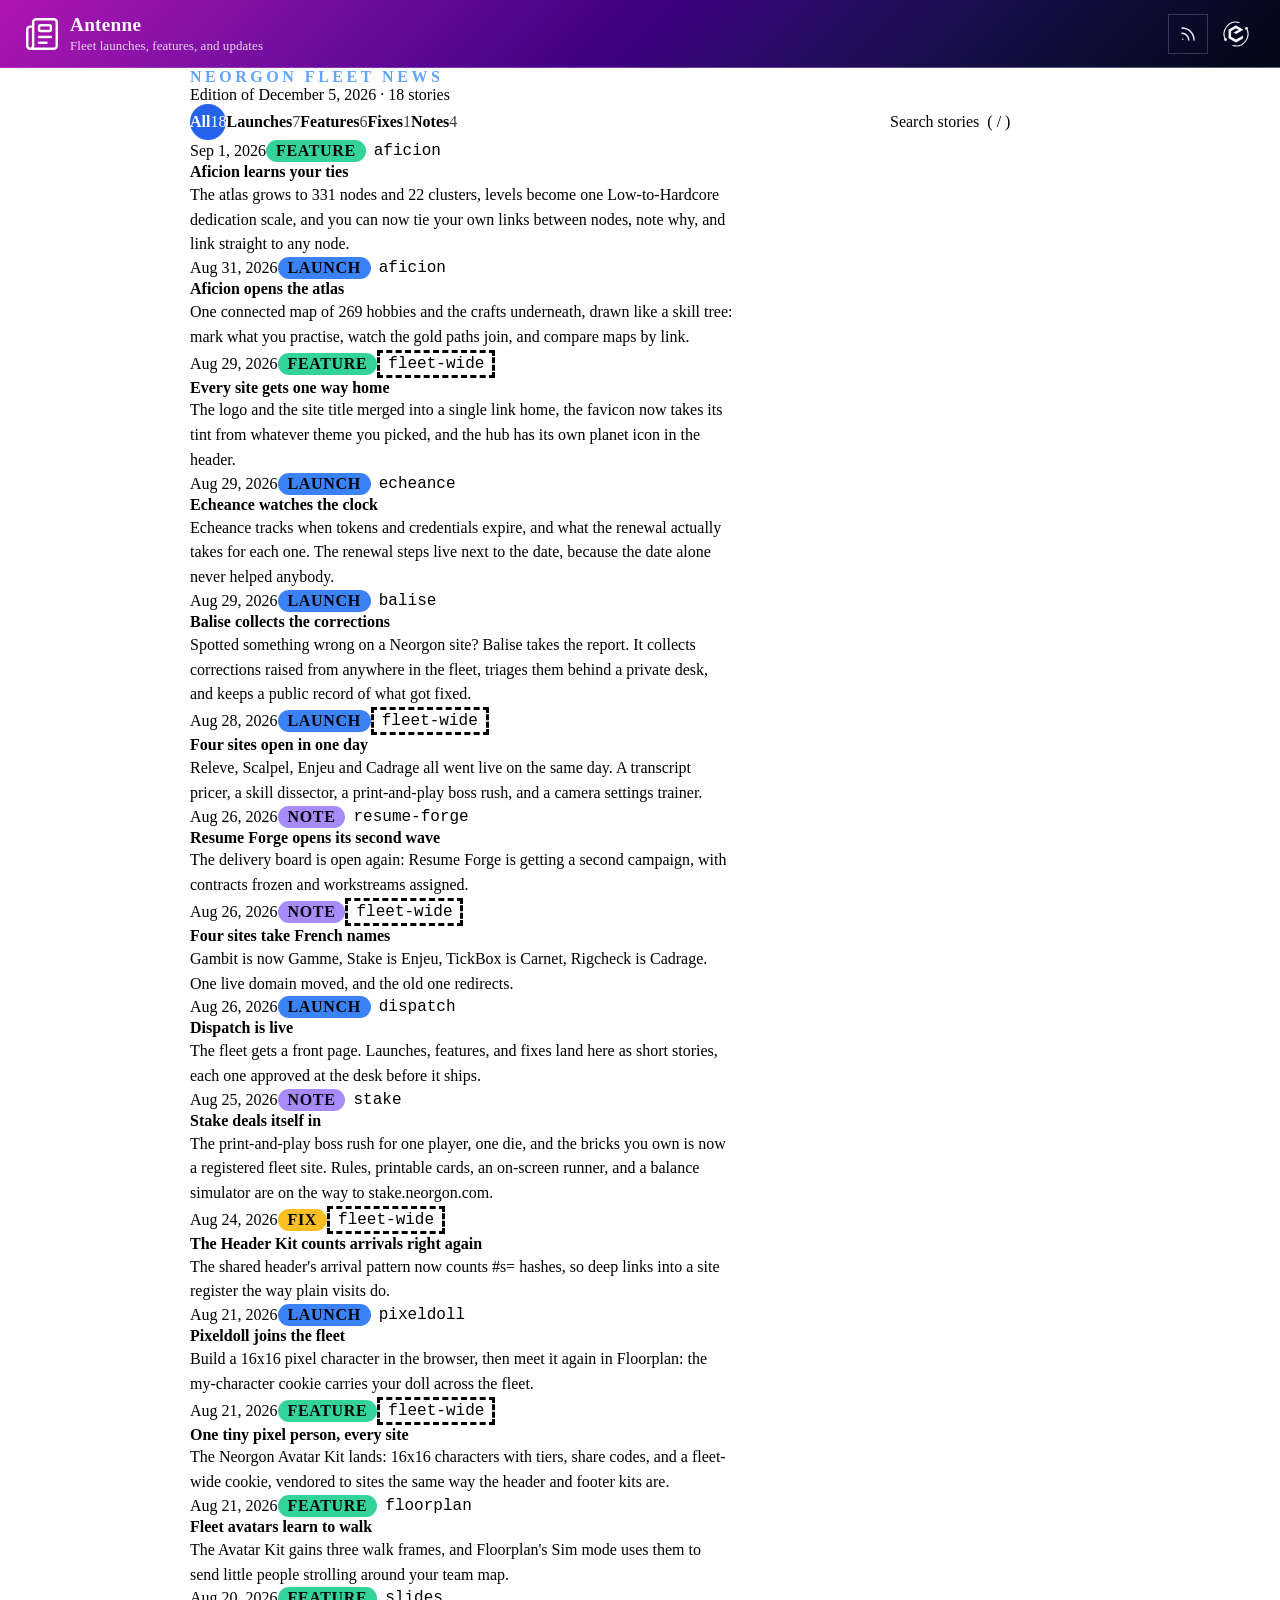
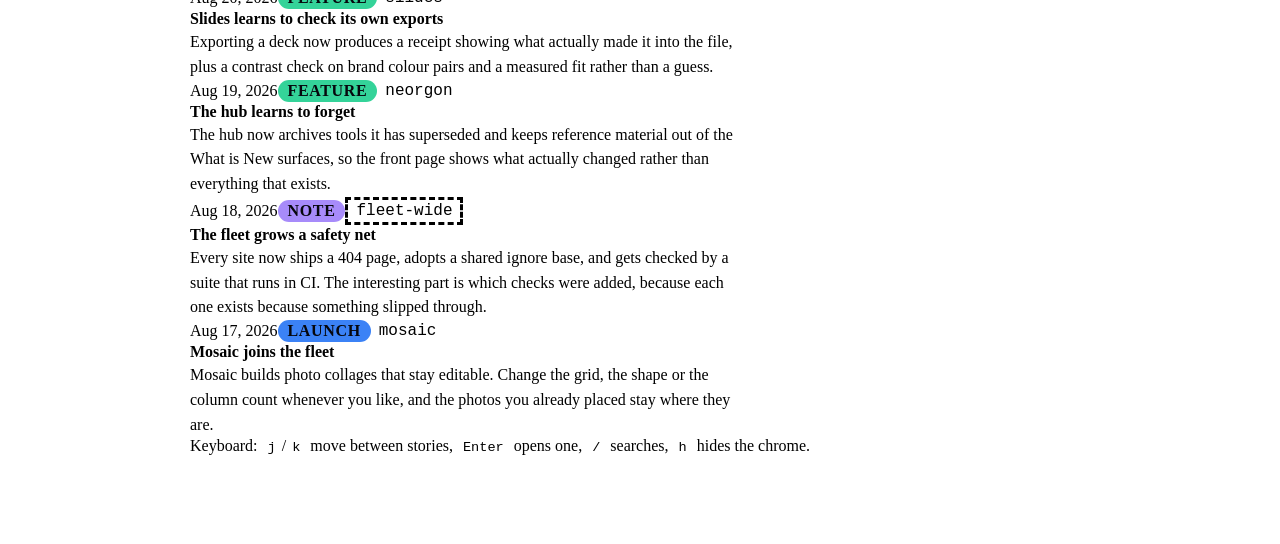
<file: index.html>
<!DOCTYPE html>
<html lang="en">
<head>
  <meta charset="UTF-8">
  <meta name="viewport" content="width=device-width, initial-scale=1.0">
  <link rel="icon" type="image/svg+xml" href="/favicon.svg">
  <link rel="icon" type="image/x-icon" href="/favicon.ico" sizes="16x16 32x32 48x48">
  <link rel="apple-touch-icon" sizes="180x180" href="/apple-touch-icon.png">
  <meta name="apple-mobile-web-app-title" content="Antenne">
  <link rel="manifest" href="/site.webmanifest">
  <meta name="neo-mark" content="on">
  <meta http-equiv="Content-Security-Policy" content="default-src 'self'; base-uri 'self'; form-action 'self'; script-src 'self' 'unsafe-inline'; style-src 'self' 'unsafe-inline' https://cdn.neorgon.org https://fonts.googleapis.com; font-src 'self' https://fonts.gstatic.com; img-src 'self' data: https://cdn.neorgon.org; connect-src 'self'; upgrade-insecure-requests">
  <title>Antenne | Neorgon Fleet News</title>
  <meta name="description" content="Read what shipped across the Neorgon fleet: launches, features, and fixes, drafted from real work logs and approved at the desk before publishing">
  <meta property="og:title" content="Antenne: Neorgon Fleet News">
  <meta property="og:description" content="What shipped across the fleet, approved at the desk">
  <meta property="og:type" content="website">
  <meta property="og:url" content="https://dispatch.neorgon.com/">
  <meta property="og:site_name" content="Neorgon">
  <meta name="twitter:card" content="summary_large_image">
  <meta name="twitter:title" content="Antenne: Neorgon Fleet News">
  <meta name="twitter:description" content="What shipped across the fleet, approved at the desk">
  <meta name="robots" content="index, follow">
  <link rel="canonical" href="https://dispatch.neorgon.com/">
  <meta property="og:locale" content="en_US">
  <meta name="theme-color" content="#040714">
  <meta property="og:image" content="https://dispatch.neorgon.com/og-preview.jpg">
  <meta property="og:image:width" content="1200">
  <meta property="og:image:height" content="630">
  <meta property="og:image:alt" content="Antenne">
  <meta name="twitter:image" content="https://dispatch.neorgon.com/og-preview.jpg">
  <meta name="neo-repo" content="https://github.com/energon-a-secas/dispatch-site">
  <meta name="neo-version" content="1.0.0">
  <meta name="neo-updated" content="Aug 2026">
  <link rel="alternate" type="application/rss+xml" title="Antenne: Neorgon fleet news" href="https://dispatch.neorgon.com/feed.xml">
  <!-- Fleet design tokens: canonical, do not redeclare locally (PROJECTS.md section 5) -->
  <link rel="stylesheet" href="https://cdn.neorgon.org/v1.0.0/styles/base.css">
  <link rel="stylesheet" href="css/style.css">
  <!-- NeoKeys Kit (vendored): H chrome toggle + ? sheet, initialised from
       js/app.js so the embed never binds it. The guard applies a
       cookie-hidden chrome before first paint. -->
  <script>try{document.documentElement.dataset.chromeScope='full';if(/(?:^|;\s*)neo_chrome=off/.test(document.cookie))document.documentElement.dataset.chrome='off'}catch(e){}</script>
  <link rel="stylesheet" href="css/neorgon-keys.css">
  <!-- Neorgon Header Kit (vendored; ?header=live swaps CSS to CDN). Keep after style.css. The kit owns the header. -->
  <script>(function(){var m=location.search.match(/[?&]theme=([\w-]+)/)||document.cookie.match(/(?:^|;\s*)neo_theme=([\w-]+)/);if(m&&m[1]!=='default')document.documentElement.dataset.theme=decodeURIComponent(m[1]);})();</script>
  <link rel="stylesheet" href="css/neorgon-header.css">
  <link rel="stylesheet" href="css/neorgon-themes.css">
  <link rel="stylesheet" href="https://cdn.neorgon.org/v1.0.0/header/season.css">
  <script defer src="js/neorgon-header.js"></script>
  <!-- Neorgon Footer Kit (vendored). Pins the footer to the viewport floor on short
       pages and builds the meta bar + back-to-top. -->
  <link rel="stylesheet" href="css/neorgon-footer.css">
  <script defer src="js/neorgon-footer.js"></script>
  <script type="application/ld+json">
  {
    "@context": "https://schema.org",
    "@type": "WebApplication",
    "name": "Antenne",
    "description": "Read what shipped across the Neorgon fleet: launches, features, and fixes, drafted from real work logs and approved at the desk before publishing",
    "url": "https://dispatch.neorgon.com/",
    "applicationCategory": "NewsApplication",
    "operatingSystem": "Any",
    "offers": { "@type": "Offer", "price": "0", "priceCurrency": "USD" },
    "author": { "@type": "Organization", "name": "Neorgon", "url": "https://neorgon.com/" }
  }
  </script>
</head>
<body>

  <a class="skip-link" href="#main">Skip to content</a>

  <!-- Header Kit contract. content mode + opt-in autohide: the bar slides away
       while you read down the feed and returns on the first scroll up. -->
  <header class="header-bar" data-header-mode="content" data-header-autohide="on">
    <div class="header-logo">
      <a href="./" class="header-title-link">
        <img src="https://cdn.neorgon.org/v1.0.0/energon-classic-logo.png" class="header-logo-img" alt="">
        <div class="header-title-wrap">
        <h1>Antenne</h1>
        <div class="header-subtitle">Fleet launches, features, and updates</div>
      
        </div>
      </a>
    </div>

    <div class="header-right">
      <div class="header-actions">
        <a class="btn btn--ghost btn--sm" href="feed.xml" title="RSS feed" aria-label="RSS feed" data-keep-mobile>
          <svg viewBox="0 0 24 24" width="18" height="18" fill="none" stroke="currentColor" stroke-width="2" stroke-linecap="round" xmlns="http://www.w3.org/2000/svg" aria-hidden="true">
            <path d="M4 11a9 9 0 0 1 9 9"/>
            <path d="M4 4a16 16 0 0 1 16 16"/>
            <circle cx="5" cy="19" r="1" fill="currentColor" stroke="none"/>
          </svg>
        </a>
      </div>
      <a class="header-home" href="https://neorgon.com/" title="neorgon.com" aria-label="Neorgon home">
        <svg class="nh-hub-icon" viewBox="0 0 24 24" fill="none" stroke="currentColor" stroke-width="1.5" stroke-linecap="round" stroke-linejoin="round" xmlns="http://www.w3.org/2000/svg" aria-hidden="true">
          <circle cx="12" cy="12" r="4.4"/>
          <ellipse cx="12" cy="12" rx="8.4" ry="3" transform="rotate(-18 12 12)"/>
          <g class="nh-orbit">
            <path d="M17.5 4.2 14.2 2.7l.9 1.4-.6 1.1z" fill="currentColor" stroke="none"/>
            <circle cx="12.6" cy="3" r=".7" fill="currentColor" stroke="none" opacity=".55"/>
            <circle cx="11.1" cy="3.3" r=".55" fill="currentColor" stroke="none" opacity=".35"/>
            <circle cx="9.8" cy="3.7" r=".4" fill="currentColor" stroke="none" opacity=".2"/>
          </g>
        </svg>
      </a>
    </div>
  </header>

  <main id="main">
    <div class="container stack">
      <section class="section" aria-label="Fleet news feed">
        <div class="masthead">
          <p class="masthead__kicker">Neorgon fleet news</p>
          <p class="masthead__edition" id="editionLine"><!-- gen:edition -->Edition of September 1, 2026 · 18 stories<!-- /gen:edition --></p>
        </div>

        <div class="feed-controls">
          <div class="chips" id="feedChips" role="group" aria-label="Filter stories by kind"><!-- gen:chips --><button type="button" class="chip chip--active" data-filter="all" aria-pressed="true">All <span class="chip__count">18</span></button><button type="button" class="chip" data-filter="launch" aria-pressed="false">Launches <span class="chip__count">7</span></button><button type="button" class="chip" data-filter="feature" aria-pressed="false">Features <span class="chip__count">6</span></button><button type="button" class="chip" data-filter="fix" aria-pressed="false">Fixes <span class="chip__count">1</span></button><button type="button" class="chip" data-filter="note" aria-pressed="false">Notes <span class="chip__count">4</span></button><!-- /gen:chips --></div>
          <input type="search" id="feedSearch" class="feed-search" placeholder="Search stories  ( / )" aria-label="Search stories">
        </div>

        <div class="feed stack stack--tight" id="feed"><!-- gen:feed --><article class="post card post--hero" data-id="2026-09-01-aficion-learns-your-ties" id="post-2026-09-01-aficion-learns-your-ties"><div class="post__meta"><time datetime="2026-09-01">Sep 1, 2026</time><span class="badge badge--feature">Feature</span><span class="post__site">aficion</span></div><h3 class="post__title"><button type="button" class="post__toggle" data-id="2026-09-01-aficion-learns-your-ties" aria-expanded="false">Aficion learns your ties</button></h3><p class="post__summary">The atlas grows to 331 nodes and 22 clusters, levels become one Low-to-Hardcore dedication scale, and you can now tie your own links between nodes, note why, and link straight to any node.</p><div class="post__body" hidden><p>One day after launch, the atlas reorganised itself. The nine crafts now orbit the hub at the centre instead of arcing along the bottom, every cluster carries its own hue, and four new families joined the map: Reading and Books, Gardening, Cooking and Food, and Outdoors, alongside the JRPGs a search once missed. A five-step tour greets first visits, a Layers control steps back to the anchors, and focusing a cluster dims everything but one family and the crafts under it.</p><p>Levels became one scale. Instead of per-hobby ladders, every node takes a dedication from Low to Hardcore, measured in time rather than talent, set from a right-click menu that also marks, centres and drills. Marked nodes wear their dedication as gold quarter-arcs; Hardcore closes the ring.</p><p>And the map now takes your word for it: right-click a node, link from there, and a dashed gold tie joins two things the corpus never connected, with a note saying why and an undo beside it. Ties travel in share links, merge into routing so tied islands stop being offered bridges, and every node now has an address you can copy and send.</p><div class="post__links"><a class="btn btn--ghost btn--sm" href="https://aficion.neorgon.com/" target="_blank" rel="noopener noreferrer">Open the atlas ↗</a></div></div></article><article class="post card" data-id="2026-08-31-aficion-opens-the-atlas" id="post-2026-08-31-aficion-opens-the-atlas"><div class="post__meta"><time datetime="2026-08-31">Aug 31, 2026</time><span class="badge badge--launch">Launch</span><span class="post__site">aficion</span></div><h3 class="post__title"><button type="button" class="post__toggle" data-id="2026-08-31-aficion-opens-the-atlas" aria-expanded="false">Aficion opens the atlas</button></h3><p class="post__summary">One connected map of 269 hobbies and the crafts underneath, drawn like a skill tree: mark what you practise, watch the gold paths join, and compare maps by link.</p><div class="post__body" hidden><p>Aficion is a constellation atlas of hobbies: 269 nodes across 18 clusters, joined by 566 typed edges that say why two things sit together. A mesh node is an ESP32 wearing a LoRa radio; the same airbrush weathers a costume chest piece and a thumb-sized tank.</p><p>Mark what you practise and the map answers: gold paths between your own nodes, one-step-away suggestions justified by shared gear, and nine curated builds that put an ambitious project's steps in dependency order. The character sheet folds it all into a six-domain radar with earned titles, and a whole map shares as a link that never touches a server.</p><p>First visits open on Bench and Shelf, an example map to explore. Clear my map starts your own.</p><div class="post__links"><a class="btn btn--ghost btn--sm" href="https://aficion.neorgon.com/" target="_blank" rel="noopener noreferrer">Open the atlas ↗</a></div></div></article><article class="post card" data-id="2026-08-29-one-way-home" id="post-2026-08-29-one-way-home"><div class="post__meta"><time datetime="2026-08-29">Aug 29, 2026</time><span class="badge badge--feature">Feature</span><span class="post__site post__site--fleet">fleet-wide</span></div><h3 class="post__title"><button type="button" class="post__toggle" data-id="2026-08-29-one-way-home" aria-expanded="false">Every site gets one way home</button></h3><p class="post__summary">The logo and the site title merged into a single link home, the favicon now takes its tint from whatever theme you picked, and the hub has its own planet icon in the header.</p><div class="post__body" hidden><p>Two clickable things sitting next to each other and going to the same place is a small daily annoyance. The header kit now merges the logo and the title into one link, which also gives the fleet a bigger target on a phone.</p><p>The favicon follows your chosen theme rather than staying fixed, so a tab you left open in one palette still looks like the site you set up. Sites can also opt into a source link in the header, for the ones whose code is worth reading.</p></div></article><article class="post card" data-id="2026-08-29-echeance-watches-the-clock" id="post-2026-08-29-echeance-watches-the-clock"><div class="post__meta"><time datetime="2026-08-29">Aug 29, 2026</time><span class="badge badge--launch">Launch</span><span class="post__site">echeance</span></div><h3 class="post__title"><button type="button" class="post__toggle" data-id="2026-08-29-echeance-watches-the-clock" aria-expanded="false">Echeance watches the clock</button></h3><p class="post__summary">Echeance tracks when tokens and credentials expire, and what the renewal actually takes for each one. The renewal steps live next to the date, because the date alone never helped anybody.</p><div class="post__body" hidden><p>An expiry date on its own tells you that something is about to break, not what to do about it. Echeance keeps the renewal steps beside the date for each credential, so the reminder arrives with its own instructions.</p><p>It is live now.</p><div class="post__links"><a class="btn btn--ghost btn--sm" href="https://echeance.neorgon.com/" target="_blank" rel="noopener noreferrer">Open Echeance ↗</a></div></div></article><article class="post card" data-id="2026-08-29-balise-collects-the-corrections" id="post-2026-08-29-balise-collects-the-corrections"><div class="post__meta"><time datetime="2026-08-29">Aug 29, 2026</time><span class="badge badge--launch">Launch</span><span class="post__site">balise</span></div><h3 class="post__title"><button type="button" class="post__toggle" data-id="2026-08-29-balise-collects-the-corrections" aria-expanded="false">Balise collects the corrections</button></h3><p class="post__summary">Spotted something wrong on a Neorgon site? Balise takes the report. It collects corrections raised from anywhere in the fleet, triages them behind a private desk, and keeps a public record of what got fixed.</p><div class="post__body" hidden><p>Every site in the fleet can now raise a correction, and they all land in one place. Balise sorts them behind a review desk that only the operator sees, and publishes the outcome, so a report you send does not vanish into a form.</p><p>The public half is the point. What got fixed is a matter of record rather than a claim.</p><div class="post__links"><a class="btn btn--ghost btn--sm" href="https://balise.neorgon.com/" target="_blank" rel="noopener noreferrer">Open Balise ↗</a></div></div></article><article class="post card" data-id="2026-08-28-four-open-in-one-day" id="post-2026-08-28-four-open-in-one-day"><div class="post__meta"><time datetime="2026-08-28">Aug 28, 2026</time><span class="badge badge--launch">Launch</span><span class="post__site post__site--fleet">fleet-wide</span></div><h3 class="post__title"><button type="button" class="post__toggle" data-id="2026-08-28-four-open-in-one-day" aria-expanded="false">Four sites open in one day</button></h3><p class="post__summary">Releve, Scalpel, Enjeu and Cadrage all went live on the same day. A transcript pricer, a skill dissector, a print-and-play boss rush, and a camera settings trainer.</p><div class="post__body" hidden><p>Releve prices your Claude Code transcripts at real API rates. Scalpel takes a skill apart from a zip or a pasted file and tells you what to fix before it ships. Enjeu is a print-and-play boss rush for one player, one die, and the bricks and figures you already own. Cadrage walks you through focus and the exposure triangle on a camera menu replica and finds the settings that contradict each other.</p><p>They have nothing in common except the day they opened. All four are live and need no account.</p><div class="post__links"><a class="btn btn--ghost btn--sm" href="https://releve.neorgon.com/" target="_blank" rel="noopener noreferrer">Open Releve ↗</a><a class="btn btn--ghost btn--sm" href="https://scalpel.neorgon.com/" target="_blank" rel="noopener noreferrer">Open Scalpel ↗</a><a class="btn btn--ghost btn--sm" href="https://enjeu.neorgon.com/" target="_blank" rel="noopener noreferrer">Open Enjeu ↗</a><a class="btn btn--ghost btn--sm" href="https://cadrage.neorgon.com/" target="_blank" rel="noopener noreferrer">Open Cadrage ↗</a></div></div></article><article class="post card" data-id="2026-08-26-resume-forge-wave-two" id="post-2026-08-26-resume-forge-wave-two"><div class="post__meta"><time datetime="2026-08-26">Aug 26, 2026</time><span class="badge badge--note">Note</span><span class="post__site">resume-forge</span></div><h3 class="post__title"><button type="button" class="post__toggle" data-id="2026-08-26-resume-forge-wave-two" aria-expanded="false">Resume Forge opens its second wave</button></h3><p class="post__summary">The delivery board is open again: Resume Forge is getting a second campaign, with contracts frozen and workstreams assigned.</p><div class="post__body" hidden><p>The Mosaic campaign archived on August 25 and the delivery board immediately reopened for Resume Forge. Impact analysis counts 36 modules and 82 internal edges in the blast radius.</p><p>Watch this feed for what actually ships out of the wave.</p><div class="post__links"><a class="btn btn--ghost btn--sm" href="https://resume.neorgon.com/" target="_blank" rel="noopener noreferrer">Open Resume Forge ↗</a></div></div></article><article class="post card" data-id="2026-08-26-four-sites-take-french-names" id="post-2026-08-26-four-sites-take-french-names"><div class="post__meta"><time datetime="2026-08-26">Aug 26, 2026</time><span class="badge badge--note">Note</span><span class="post__site post__site--fleet">fleet-wide</span></div><h3 class="post__title"><button type="button" class="post__toggle" data-id="2026-08-26-four-sites-take-french-names" aria-expanded="false">Four sites take French names</button></h3><p class="post__summary">Gambit is now Gamme, Stake is Enjeu, TickBox is Carnet, Rigcheck is Cadrage. One live domain moved, and the old one redirects.</p><div class="post__body" hidden><p>Parla and Sortie already carried romance-language names that say what the site does without reading as a category label. Four more join them. Gambit becomes Gamme, after 'faire ses gammes', the French for practising your scales: the drilling you do until a pattern stops needing to be worked out. Stake becomes Enjeu, which means what is at stake and hides the word for game inside it. TickBox becomes Carnet, a pocket notebook. Rigcheck becomes Cadrage, the framing of a shot.</p><p>Only Gamme was live, so it is the only one that cost anything. gambit.neorgon.com now redirects to gamme.neorgon.com with the path intact, so old links and bookmarks still land, and hub search still answers to the old name. Saved progress survived the move: the storage key deliberately kept its original name, because renaming it would have quietly wiped everyone's drills.</p><p>Enjeu, Carnet and Cadrage had reserved domains and nothing served, so renaming them cost a directory move and a registry rebuild.</p><div class="post__links"><a class="btn btn--ghost btn--sm" href="https://gamme.neorgon.com/" target="_blank" rel="noopener noreferrer">Gamme ↗</a></div></div></article><article class="post card" data-id="2026-08-26-dispatch-is-live" id="post-2026-08-26-dispatch-is-live"><div class="post__meta"><time datetime="2026-08-26">Aug 26, 2026</time><span class="badge badge--launch">Launch</span><span class="post__site">dispatch</span></div><h3 class="post__title"><button type="button" class="post__toggle" data-id="2026-08-26-dispatch-is-live" aria-expanded="false">Dispatch is live</button></h3><p class="post__summary">The fleet gets a front page. Launches, features, and fixes land here as short stories, each one approved at the desk before it ships.</p><div class="post__body" hidden><p>Neorgon ships sites faster than anyone can follow, and until now there was no single place that said what changed. Dispatch is that place: a news feed for the fleet, written from the work that actually happened.</p><p>Every story starts as a draft pulled from fleet work logs. Nothing publishes itself: drafts wait at the desk until a human reads them, edits them, and approves them into this feed.</p><div class="post__links"><a class="btn btn--ghost btn--sm" href="https://neorgon.com/" target="_blank" rel="noopener noreferrer">Browse the fleet ↗</a></div></div></article><article class="post card" data-id="2026-08-25-stake-deals-itself-in" id="post-2026-08-25-stake-deals-itself-in"><div class="post__meta"><time datetime="2026-08-25">Aug 25, 2026</time><span class="badge badge--note">Note</span><span class="post__site">stake</span></div><h3 class="post__title"><button type="button" class="post__toggle" data-id="2026-08-25-stake-deals-itself-in" aria-expanded="false">Stake deals itself in</button></h3><p class="post__summary">The print-and-play boss rush for one player, one die, and the bricks you own is now a registered fleet site. Rules, printable cards, an on-screen runner, and a balance simulator are on the way to stake.neorgon.com.</p><div class="post__body" hidden><p>Stake started as a plan document on August 22 and grew into a full project three days later: game rules, printable cards, a browser runner, and a simulator that checks the balance math.</p><p>The site is registered and its domain is reserved. Watch this feed for the moment it goes live.</p><div class="post__links"><a class="btn btn--ghost btn--sm" href="https://neorgon.com/#group-boardgames" target="_blank" rel="noopener noreferrer">Board games on the hub ↗</a></div></div></article><article class="post card" data-id="2026-08-24-header-kit-arrival-fix" id="post-2026-08-24-header-kit-arrival-fix"><div class="post__meta"><time datetime="2026-08-24">Aug 24, 2026</time><span class="badge badge--fix">Fix</span><span class="post__site post__site--fleet">fleet-wide</span></div><h3 class="post__title"><button type="button" class="post__toggle" data-id="2026-08-24-header-kit-arrival-fix" aria-expanded="false">The Header Kit counts arrivals right again</button></h3><p class="post__summary">The shared header's arrival pattern now counts #s= hashes, so deep links into a site register the way plain visits do.</p><div class="post__body" hidden><p>A small regex gap in the vendored Header Kit meant arrivals that carried a #s= hash slipped past the arrival counter. The kit now treats them like any other visit, and the fix synced out to every site that vendors the header.</p><p>This one sat in the prompt queue as item 40 before landing, which is exactly what the queue is for.</p></div></article><article class="post card" data-id="2026-08-21-pixeldoll-joins-the-fleet" id="post-2026-08-21-pixeldoll-joins-the-fleet"><div class="post__meta"><time datetime="2026-08-21">Aug 21, 2026</time><span class="badge badge--launch">Launch</span><span class="post__site">pixeldoll</span></div><h3 class="post__title"><button type="button" class="post__toggle" data-id="2026-08-21-pixeldoll-joins-the-fleet" aria-expanded="false">Pixeldoll joins the fleet</button></h3><p class="post__summary">Build a 16x16 pixel character in the browser, then meet it again in Floorplan: the my-character cookie carries your doll across the fleet.</p><div class="post__body" hidden><p>Pixeldoll is a pixel character builder on top of the shared Avatar Kit. Pick a body, a palette, and the details, and the result is yours across every site that reads the fleet cookie.</p><p>It launched as Paperdoll in the morning and was renamed Pixeldoll by the afternoon, which has to be a fleet record for fastest rebrand.</p><div class="post__links"><a class="btn btn--ghost btn--sm" href="https://pixeldoll.neorgon.com/" target="_blank" rel="noopener noreferrer">Open Pixeldoll ↗</a></div></div></article><article class="post card" data-id="2026-08-21-one-tiny-pixel-person" id="post-2026-08-21-one-tiny-pixel-person"><div class="post__meta"><time datetime="2026-08-21">Aug 21, 2026</time><span class="badge badge--feature">Feature</span><span class="post__site post__site--fleet">fleet-wide</span></div><h3 class="post__title"><button type="button" class="post__toggle" data-id="2026-08-21-one-tiny-pixel-person" aria-expanded="false">One tiny pixel person, every site</button></h3><p class="post__summary">The Neorgon Avatar Kit lands: 16x16 characters with tiers, share codes, and a fleet-wide cookie, vendored to sites the same way the header and footer kits are.</p><div class="post__body" hidden><p>The fleet's third shared kit draws 16x16 pixel characters with tiers and shareable codes, and remembers your character in a cookie every neorgon.com site can read.</p><p>Like the header and footer kits, the canonical source lives in one place and sync-avatar.sh stamps vendored copies into each site. A new smoke check keeps those copies from drifting.</p></div></article><article class="post card" data-id="2026-08-21-avatars-learn-to-walk" id="post-2026-08-21-avatars-learn-to-walk"><div class="post__meta"><time datetime="2026-08-21">Aug 21, 2026</time><span class="badge badge--feature">Feature</span><span class="post__site">floorplan</span></div><h3 class="post__title"><button type="button" class="post__toggle" data-id="2026-08-21-avatars-learn-to-walk" aria-expanded="false">Fleet avatars learn to walk</button></h3><p class="post__summary">The Avatar Kit gains three walk frames, and Floorplan's Sim mode uses them to send little people strolling around your team map.</p><div class="post__body" hidden><p>The shared Avatar Kit now exposes walk frames 0, 1, and 2 on drawSprite and spriteDataUrl. Any site that draws fleet avatars can animate them instead of pinning them in place.</p><p>Floorplan's Sim mode is the first customer: drop people into rooms and watch them wander between desks.</p><div class="post__links"><a class="btn btn--ghost btn--sm" href="https://floorplan.neorgon.com/" target="_blank" rel="noopener noreferrer">Open Floorplan ↗</a></div></div></article><article class="post card" data-id="2026-08-20-decks-that-argue" id="post-2026-08-20-decks-that-argue"><div class="post__meta"><time datetime="2026-08-20">Aug 20, 2026</time><span class="badge badge--feature">Feature</span><span class="post__site">slides</span></div><h3 class="post__title"><button type="button" class="post__toggle" data-id="2026-08-20-decks-that-argue" aria-expanded="false">Slides learns to check its own exports</button></h3><p class="post__summary">Exporting a deck now produces a receipt showing what actually made it into the file, plus a contrast check on brand colour pairs and a measured fit rather than a guess.</p><div class="post__body" hidden><p>The failure this fixes is quiet and specific: an export that looks right on screen and is wrong in the file. Slides now hands back a receipt on export, so what went into the deck is something you can read rather than assume.</p><p>Two smaller additions came with it. Brand colour pairs get a real contrast check instead of only having their names validated, and text fit is measured rather than estimated. You can also paste Markdown straight in and get a deck out of it.</p><div class="post__links"><a class="btn btn--ghost btn--sm" href="https://slides.neorgon.com/" target="_blank" rel="noopener noreferrer">Open Slides ↗</a></div></div></article><article class="post card" data-id="2026-08-19-the-hub-learns-to-forget" id="post-2026-08-19-the-hub-learns-to-forget"><div class="post__meta"><time datetime="2026-08-19">Aug 19, 2026</time><span class="badge badge--feature">Feature</span><span class="post__site">neorgon</span></div><h3 class="post__title"><button type="button" class="post__toggle" data-id="2026-08-19-the-hub-learns-to-forget" aria-expanded="false">The hub learns to forget</button></h3><p class="post__summary">The hub now archives tools it has superseded and keeps reference material out of the What is New surfaces, so the front page shows what actually changed rather than everything that exists.</p><div class="post__body" hidden><p>A directory that only ever grows stops being a directory. The hub now has an archive for tools that something newer replaced, and it holds reference tools out of the recency lists, since a thing that has not changed in months should not be competing for the same attention as a launch.</p><p>The constellation view got quieter too. Routes stopped crossing their own labels, and the section pills announce themselves once instead of asking for attention forever.</p><div class="post__links"><a class="btn btn--ghost btn--sm" href="https://neorgon.com/" target="_blank" rel="noopener noreferrer">Open the hub ↗</a></div></div></article><article class="post card" data-id="2026-08-18-the-fleet-grows-a-safety-net" id="post-2026-08-18-the-fleet-grows-a-safety-net"><div class="post__meta"><time datetime="2026-08-18">Aug 18, 2026</time><span class="badge badge--note">Note</span><span class="post__site post__site--fleet">fleet-wide</span></div><h3 class="post__title"><button type="button" class="post__toggle" data-id="2026-08-18-the-fleet-grows-a-safety-net" aria-expanded="false">The fleet grows a safety net</button></h3><p class="post__summary">Every site now ships a 404 page, adopts a shared ignore base, and gets checked by a suite that runs in CI. The interesting part is which checks were added, because each one exists because something slipped through.</p><div class="post__body" hidden><p>A batch of new checks landed across every site at once. Each one is small: a 404 page exists, a site's ignore rules cover the same ground as the template, shared helper code is actually shared rather than copied into each project, screen readers get told when a toast appears.</p><p>None of that is exciting on its own. Together it is the difference between a fleet you can change confidently and one where every edit is a small gamble. The suite now runs on every push.</p></div></article><article class="post card" data-id="2026-08-17-mosaic-joins-the-fleet" id="post-2026-08-17-mosaic-joins-the-fleet"><div class="post__meta"><time datetime="2026-08-17">Aug 17, 2026</time><span class="badge badge--launch">Launch</span><span class="post__site">mosaic</span></div><h3 class="post__title"><button type="button" class="post__toggle" data-id="2026-08-17-mosaic-joins-the-fleet" aria-expanded="false">Mosaic joins the fleet</button></h3><p class="post__summary">Mosaic builds photo collages that stay editable. Change the grid, the shape or the column count whenever you like, and the photos you already placed stay where they are.</p><div class="post__body" hidden><p>Most collage tools ask you to commit to a layout before you have seen the photos in it. Mosaic does not. The grid, the frame shape and the column count are all knobs you can turn after the fact, and nothing you have already placed gets thrown away when you turn one.</p><p>It is live now and needs no account.</p><div class="post__links"><a class="btn btn--ghost btn--sm" href="https://mosaic.neorgon.com/" target="_blank" rel="noopener noreferrer">Open Mosaic ↗</a></div></div></article><!-- /gen:feed --></div>

        <p class="feed-hint">Keyboard: <kbd>j</kbd>/<kbd>k</kbd> move between stories,
          <kbd>Enter</kbd> opens one, <kbd>/</kbd> searches, <kbd>h</kbd> hides the chrome.</p>
      </section>
    </div>
  </main>

  <footer class="neo-footer" data-footer-mode="minimal">
    Stories come from the fleet's own work logs and ship only after approval at
    <a href="desk.html">the desk</a>.
  </footer>

  <script type="module" src="js/app.js"></script>
</body>
</html>
</file>
<file: css/style.css>
/* ── Reset & base ──────────────────────────────────────────── */
*, *::before, *::after { margin: 0; padding: 0; box-sizing: border-box; }

/*
 * ── Design tokens ─────────────────────────────────────────────
 *
 * Canonical tokens (colors, font, type scale, spacing, radii) come from the CDN:
 *   https://cdn.neorgon.org/v1.0.0/styles/base.css   (linked in index.html)
 * Do NOT redeclare them here — a local copy is how the fleet drifted. The block
 * below holds only what base.css does not define, plus the per-site accent.
 *
 * Motion: base.css still ships --ease-snap (bounce) for legacy sites, but it is
 * deprecated for new work (impeccable law: ease-out exponential, no bounce).
 * Use --ease-out below.
 */

:root {
  /* Per-site identity — set to this site's hub card accent (PROJECTS.md section 4) */
  --accent: #3b82f6;
  --accent-bright: #60a5fa;
  /* Darker accent for fills under white text: #fff on #3b82f6 is 3.68:1
     (fails AA), on #2563eb it is 5.17:1. Hover goes darker still. */
  --accent-strong: #2563eb;
  --accent-strong-hover: #1d4ed8;

  /* Story-kind colors (display only, scoped to Dispatch) */
  --kind-launch: #3b82f6;
  --kind-feature: #34d399;
  --kind-fix: #fbbf24;
  --kind-note: #a78bfa;

  /* Site extras base.css does not define */
  --surface-toast: #1a1730;
  --danger: #e11d48;
  --danger-hover: #f43f5e;
  --ease-out: cubic-bezier(0.22, 1, 0.36, 1);
  --control-height: 44px;
  --control-height-sm: 36px;
  --shadow-card: 0 12px 28px rgba(15, 23, 42, 0.5);
  --shadow-modal: 0 24px 48px rgba(2, 6, 23, 0.58);
  --z-sticky-header: 200;
  --z-modal: 400;
  --z-toast: 500;
}

/* Author display values (e.g. .section/.stack flex) would otherwise defeat the
   hidden attribute — restore its authority once, globally. */
[hidden] { display: none !important; }

html { height: 100%; }
body {
  font-family: var(--font);
  background: var(--bg);
  min-height: 100%;
  color: var(--text-primary);
  display: flex; flex-direction: column;
}

body.modal-open {
  overflow: hidden;
}

main#main {
  flex: 1;
  display: flex;
  flex-direction: column;
  min-height: 0;
  width: 100%;
}

/* ── Layout ────────────────────────────────────────────────── */
/*
 * GOTCHA: body { display:flex; flex-direction:column } + margin: 0 auto
 * on a child collapses its width — always pair with width: 100%.
 *
 * GOTCHA: External images (YouTube ggpht, Gravatar, etc.) may block loading
 * when the Referer header points to localhost or an unknown origin. Fix:
 * 1. Add <meta name="referrer" content="no-referrer"> in <head> (global)
 * 2. Or add referrerpolicy="no-referrer" on each <img> tag
 */
.container {
  max-width: 900px;
  width: 100%;
  margin: 0 auto;
  padding: var(--space-6);
  flex: 1;
}

/* Vertical rhythm: use inside .container or nested regions */
.stack {
  display: flex;
  flex-direction: column;
  gap: var(--space-6);
}
.stack--tight { gap: var(--space-4); }
.stack--loose { gap: var(--space-8); }

/* Page section: title row + body (replaces “card everything” for grouping) */
.section {
  display: flex;
  flex-direction: column;
  gap: var(--space-4);
}
.section__header {
  display: flex;
  flex-wrap: wrap;
  align-items: flex-end;
  justify-content: space-between;
  gap: var(--space-4);
}
.section__titles {
  display: flex;
  flex-direction: column;
  gap: var(--space-1);
  min-width: 0;
}
.section__title {
  font-size: var(--text-xl);
  font-weight: 600;
  letter-spacing: 0.02em;
  color: var(--text-primary);
}
.section__lead {
  font-size: var(--text-sm);
  color: var(--text-muted);
  line-height: 1.45;
  max-width: 52ch;
}
.section__lead code {
  font-family: ui-monospace, SFMono-Regular, Menlo, Monaco, Consolas, "Liberation Mono", monospace;
  font-size: 0.92em;
  color: var(--text-secondary);
}
.stack > .card { margin-bottom: 0; }
.toolbar {
  display: flex;
  flex-wrap: wrap;
  align-items: center;
  gap: var(--space-2);
}

/* ── Header ────────────────────────────────────────────────────
 * Owned by the Neorgon Header Kit (css/neorgon-header.css — canonical
 * source: packages/neorgon-ui/header/). Do NOT style .header-bar,
 * .header-logo*, .header-title-link, .header-subtitle, .header-right,
 * .header-actions, or .header-home here. Auth styles (.auth-*) stay
 * site-owned below.
 */
nav {
  display: flex;
  align-items: center;
  gap: var(--space-2);
}

/* ── Buttons (canonical) ─────────────────────────────────────
 * Use .btn + a variant. Aliases: .nav-link = toolbar ghost; .auth-* map below.
 */
.btn {
  display: inline-flex;
  align-items: center;
  justify-content: center;
  gap: var(--space-2);
  min-height: var(--control-height);
  padding: 0 var(--space-4);
  border-radius: var(--radius-sm);
  font-family: inherit;
  font-size: var(--text-sm);
  font-weight: 600;
  line-height: 1.2;
  text-decoration: none;
  cursor: pointer;
  border: 1px solid transparent;
  background: transparent;
  color: var(--text-primary);
  transition:
    background-color var(--dur),
    color var(--dur),
    border-color var(--dur),
    box-shadow var(--dur),
    transform var(--dur-fast);
  -webkit-tap-highlight-color: transparent;
}
.btn:disabled,
.btn[aria-disabled="true"] {
  opacity: 0.45;
  cursor: not-allowed;
  pointer-events: none;
}
.btn--sm {
  min-height: var(--control-height-sm);
  padding: 0 var(--space-3);
  font-size: var(--text-xs);
}
.btn--block { width: 100%; }
.btn--icon {
  min-width: var(--control-height);
  padding: 0;
}
.btn--primary {
  background: var(--accent-strong);
  color: #fff;
  border-color: transparent;
}
.btn--primary:hover { background: var(--accent-strong-hover); }
.btn--secondary {
  background: var(--surface-2);
  color: var(--text-primary);
  border-color: var(--border-strong);
}
.btn--secondary:hover {
  background: rgba(255, 255, 255, 0.1);
}
.btn--ghost {
  background: transparent;
  color: rgba(255,255,255,0.92);
  border-color: rgba(255,255,255,0.18);
}
.btn--ghost:hover {
  background: rgba(255,255,255,0.1);
  color: #fff;
}
.btn--danger {
  background: var(--danger);
  color: #fff;
  border-color: transparent;
}
.btn--danger:hover { background: var(--danger-hover); }

/* Toolbar ghost (header nav) — same as .btn.btn--ghost.btn--sm */
.nav-link {
  display: inline-flex;
  align-items: center;
  justify-content: center;
  min-height: var(--control-height);
  padding: 0 var(--space-3);
  border: 1px solid rgba(255,255,255,0.18);
  border-radius: var(--radius-sm);
  background: transparent;
  color: rgba(255,255,255,0.92);
  cursor: pointer;
  font-family: inherit;
  font-size: var(--text-sm);
  font-weight: 600;
  transition: background-color var(--dur), color var(--dur), border-color var(--dur);
}
.nav-link:hover {
  background: rgba(255,255,255,0.1);
  color: #fff;
}

.auth-toggle {
  display: flex;
  align-items: center;
  justify-content: center;
  min-width: var(--control-height);
  min-height: var(--control-height);
  padding: 0;
  border: 1px solid rgba(255,255,255,0.18);
  border-radius: var(--radius-sm);
  background: transparent;
  color: rgba(255,255,255,0.92);
  cursor: pointer;
  font-family: inherit;
  transition: background-color var(--dur), color var(--dur), border-color var(--dur);
}
.auth-toggle:hover {
  background: rgba(255,255,255,0.1);
  color: #fff;
}
.auth-toggle svg {
  width: 22px;
  height: 22px;
  flex-shrink: 0;
  display: block;
}
.auth-toggle.logged-in { color: var(--accent); }
.auth-toggle.logged-in svg circle:nth-of-type(2) {
  fill: currentColor;
  stroke: none;
}

/* ── Sheet (inline panel under header) — not a modal ─────────
 * Use for auth, filters, compact forms. No backdrop; page scrolls.
 * For blocking overlays use .modal below.
 */
.auth-panel {
  background: rgba(255,255,255,0.02);
  border-bottom: 1px solid var(--border-subtle);
  max-height: 0;
  overflow: hidden;
  transition: max-height 0.3s ease-out;
}
.auth-panel.open { max-height: 300px; }
.auth-panel-inner {
  padding: var(--space-6);
  max-width: 400px;
  margin: 0 auto;
}
.auth-tabs {
  display: flex;
  gap: var(--space-2);
  margin-bottom: var(--space-4);
}
.auth-tab {
  flex: 1;
  min-height: var(--control-height-sm);
  padding: 0 var(--space-4);
  border: 1px solid var(--border);
  border-radius: var(--radius-sm);
  background: transparent;
  color: var(--text-muted);
  cursor: pointer;
  font-family: inherit;
  font-size: var(--text-sm);
  font-weight: 600;
  transition: background-color var(--dur), color var(--dur), border-color var(--dur);
}
.auth-tab.active {
  background: var(--surface-2);
  color: var(--text-primary);
  border-color: var(--border-strong);
}
.auth-form input {
  width: 100%;
  padding: var(--space-3) var(--space-4);
  margin-bottom: var(--space-3);
  border: 1px solid var(--border);
  border-radius: var(--radius-sm);
  background: var(--surface-1);
  color: var(--text-primary);
  font-size: var(--text-sm);
  font-family: inherit;
}
.auth-submit {
  width: 100%;
  min-height: var(--control-height);
  padding: 0 var(--space-4);
  border: none;
  border-radius: var(--radius-sm);
  background: var(--accent);
  color: #fff;
  font-family: inherit;
  font-weight: 600;
  font-size: var(--text-sm);
  cursor: pointer;
  transition: background-color var(--dur);
}
.auth-submit:hover { background: var(--accent-bright); }
#authUser {
  display: flex;
  align-items: center;
  justify-content: space-between;
  gap: var(--space-4);
}
.auth-username {
  color: var(--text-primary);
  font-weight: 600;
}
.auth-logout {
  min-height: var(--control-height-sm);
  padding: 0 var(--space-3);
  border: 1px solid var(--border);
  border-radius: var(--radius-sm);
  background: transparent;
  color: var(--text-muted);
  cursor: pointer;
  font-family: inherit;
  font-size: var(--text-sm);
  font-weight: 600;
  transition: background-color var(--dur), color var(--dur), border-color var(--dur);
}
.auth-logout:hover {
  background: var(--surface-2);
  color: var(--text-primary);
}
.auth-divider {
  height: 1px;
  background: var(--border-subtle);
}

/* ── Modal (blocking overlay) ──────────────────────────────── */
.modal[hidden] {
  display: none !important;
}
.modal {
  position: fixed;
  inset: 0;
  z-index: var(--z-modal);
  display: flex;
  align-items: center;
  justify-content: center;
  padding: var(--space-4);
}
.modal__backdrop {
  position: absolute;
  inset: 0;
  background: rgba(2, 4, 12, 0.85);
  -webkit-backdrop-filter: blur(10px); /* Safari still needs the prefix */
  backdrop-filter: blur(10px);
}
.modal__dialog {
  position: relative;
  z-index: 1;
  display: flex;
  flex-direction: column;
  width: min(100%, 520px);
  max-height: min(90vh, 680px);
  overflow: hidden;
  background: var(--surface-1);
  border: 1px solid var(--border-strong);
  border-radius: var(--radius-lg);
  box-shadow: var(--shadow-modal);
}
/* For modals holding option grids or editors — narrow dialogs cramp them */
.modal__dialog--wide {
  width: min(100%, 760px);
}
.modal__header {
  display: flex;
  align-items: center;
  justify-content: space-between;
  gap: var(--space-4);
  padding: var(--space-4) var(--space-6);
  border-bottom: 1px solid var(--border-subtle);
}
.modal__header h2 {
  font-size: var(--text-lg);
  font-weight: 600;
  color: var(--text-primary);
}
.modal__body {
  padding: var(--space-6);
  overflow: auto;
  font-size: var(--text-sm);
  color: var(--text-secondary);
  line-height: 1.55;
}
.modal__body code {
  font-family: ui-monospace, SFMono-Regular, Menlo, Monaco, Consolas, "Liberation Mono", monospace;
  font-size: 0.9em;
  color: var(--text-primary);
}
.modal__footer {
  display: flex;
  flex-wrap: wrap;
  justify-content: flex-end;
  gap: var(--space-2);
  padding: var(--space-4) var(--space-6);
  border-top: 1px solid var(--border-subtle);
}

/* ── Card ──────────────────────────────────────────────────── */
/*
 * GOTCHA: backdrop-filter creates a stacking context — dropdowns inside
 * a card can be clipped by a later card's stacking context. Fix by adding
 * position: relative; z-index: 10 to the card that owns the open dropdown.
 *
 * Default: static surface (no hover lift — avoids generic “dashboard demo”).
 * Use .card--interactive for raised hover + entrance motion.
 *
 * GOTCHA: a <button> or <a> used AS a card does not inherit body text color —
 * buttons default to canvas text (near-black), rendering invisible on the dark
 * bg. When a card is an interactive element, set color: var(--text-primary)
 * and font-family: var(--font) explicitly on it.
 */
.card {
  background: var(--surface-1);
  border: 1px solid var(--border);
  border-radius: var(--radius-lg);
  padding: var(--space-6);
  margin-bottom: var(--space-6);
  backdrop-filter: blur(10px);
  transition: border-color var(--dur), box-shadow var(--dur);
}
.card:hover {
  border-color: var(--border-strong);
  box-shadow: 0 8px 20px rgba(15, 23, 42, 0.45);
}
.card--interactive {
  transition:
    transform var(--dur) ease-out,
    box-shadow var(--dur) ease-out,
    border-color var(--dur);
  animation: fadeIn 0.35s ease-out both;
}
.card--interactive:hover {
  transform: translateY(-3px);
  box-shadow: var(--shadow-card);
  border-color: var(--border-strong);
}
.card--enter {
  animation: fadeIn 0.35s ease-out both;
}
.card--flat:hover {
  box-shadow: none;
}
/* Card with an action row, in an equal-height grid: pin the toolbar to the
   bottom so buttons align across cards whose text wraps differently. */
.card--actions {
  display: flex;
  flex-direction: column;
}
.card--actions > .toolbar:last-child {
  margin-top: auto;
}

/* ── Button press feedback ─────────────────────────────────── */
button:active,
.btn:active,
.nav-link:active,
.auth-toggle:active,
.auth-tab:active,
.auth-submit:active,
.auth-logout:active {
  transform: scale(0.98);
  transition-duration: var(--dur-fast);
}

@keyframes fadeIn {
  from { opacity: 0; transform: translateY(6px); }
  to   { opacity: 1; transform: translateY(0); }
}

/* ── Skeleton loading ──────────────────────────────────────── */
@keyframes shimmer { to { background-position: -200% 0; } }
.skeleton {
  background: linear-gradient(90deg, var(--surface-1) 25%, var(--surface-2) 50%, var(--surface-1) 75%);
  background-size: 200% 100%;
  animation: shimmer 1.5s ease-in-out infinite;
  border-radius: var(--radius);
}

/* ── Toast ─────────────────────────────────────────────────── */
.toast {
  position: fixed;
  bottom: var(--space-6);
  right: var(--space-6);
  z-index: var(--z-toast);
  max-width: min(360px, calc(100vw - var(--space-8)));
  background: var(--surface-toast);
  border: 1px solid var(--border);
  border-radius: var(--radius);
  padding: var(--space-3) var(--space-4);
  font-size: var(--text-sm);
  color: var(--text-primary);
  box-shadow: var(--shadow-card);
  pointer-events: none;
  transform: translateY(8px);
  opacity: 0;
  transition: opacity 0.2s ease-out, transform 0.2s ease-out;
}
.toast.visible {
  opacity: 1;
  transform: translateY(0);
}

/* ── Footer ────────────────────────────────────────────────────
   Owned by the Neorgon Footer Kit (css/neorgon-footer.css).
   Don't add .neo-footer rules here — edit packages/neorgon-ui/footer/
   and re-run sync-footer.sh. */

/* ── Focus styles ──────────────────────────────────────────── */
:focus-visible {
  outline: 2px solid var(--accent-bright);
  outline-offset: 2px;
}

/* ── Skip link ─────────────────────────────────────────────── */
.skip-link {
  position: absolute;
  top: -100%;
  left: var(--space-4);
  z-index: 1000;
  padding: var(--space-2) var(--space-4);
  background: var(--accent-bright);
  color: #000;
  font-weight: 600;
  font-size: var(--text-sm);
  border-radius: 0 0 var(--radius-sm) var(--radius-sm);
  text-decoration: none;
  transition: top var(--dur);
}
.skip-link:focus { top: 0; }

/* ── Reduced motion ────────────────────────────────────────── */
@media (prefers-reduced-motion: reduce) {
  *, *::before, *::after {
    animation-duration: 0.01ms !important;
    animation-iteration-count: 1 !important;
    transition-duration: 0.01ms !important;
  }
  .card--interactive:hover { transform: none; }
}

/* ── Responsive ────────────────────────────────────────────── */
@media (max-width: 600px) {
  .container { padding: var(--space-4); }
  .toast {
    left: var(--space-4);
    right: var(--space-4);
    max-width: none;
  }
}

/* ════════════════════════════════════════════════════════════
   Dispatch: feed, embed strip, and desk
   ════════════════════════════════════════════════════════════ */

/* ── Masthead ──────────────────────────────────────────────── */
.masthead {
  display: flex;
  flex-direction: column;
  gap: var(--space-1);
  padding-bottom: var(--space-4);
  border-bottom: 2px solid var(--border-strong);
}
.masthead__kicker {
  font-size: var(--text-xs);
  font-weight: 700;
  letter-spacing: 0.22em;
  text-transform: uppercase;
  color: var(--accent-bright);
}
.masthead__edition {
  font-size: var(--text-sm);
  color: var(--text-muted);
}

/* ── Filter chips + search ─────────────────────────────────── */
.feed-controls {
  display: flex;
  flex-wrap: wrap;
  align-items: center;
  justify-content: space-between;
  gap: var(--space-3);
}
.chips {
  display: flex;
  flex-wrap: wrap;
  gap: var(--space-2);
}
.chip {
  display: inline-flex;
  align-items: center;
  gap: var(--space-2);
  min-height: var(--control-height-sm);
  padding: 0 var(--space-3);
  border: 1px solid var(--border);
  border-radius: 999px;
  background: transparent;
  color: var(--text-muted);
  font-family: inherit;
  font-size: var(--text-xs);
  font-weight: 600;
  cursor: pointer;
  transition: background-color var(--dur), color var(--dur), border-color var(--dur);
}
.chip:hover {
  color: var(--text-primary);
  border-color: var(--border-strong);
}
.chip--active {
  background: var(--accent-strong);
  border-color: transparent;
  color: #fff;
}
.chip__count {
  font-weight: 400;
  opacity: 0.75;
}
.chip--active .chip__count { opacity: 1; }
.feed-search {
  min-height: var(--control-height-sm);
  min-width: 200px;
  padding: 0 var(--space-3);
  border: 1px solid var(--border);
  border-radius: var(--radius-sm);
  background: var(--surface-1);
  color: var(--text-primary);
  font-family: inherit;
  font-size: var(--text-sm);
}
.feed-search::placeholder { color: var(--text-muted); }

/* ── Story cards ───────────────────────────────────────────── */
.post {
  margin-bottom: 0;
  border-left: 3px solid var(--border-strong);
}
.post--open { border-left-color: var(--accent); }
.post--hero {
  border-left-color: var(--accent);
  background: linear-gradient(135deg, rgba(59, 130, 246, 0.08), var(--surface-1) 55%);
}
.post__meta {
  display: flex;
  flex-wrap: wrap;
  align-items: center;
  gap: var(--space-3);
  margin-bottom: var(--space-2);
  font-size: var(--text-xs);
  color: var(--text-muted);
}
.post__meta time { font-variant-numeric: tabular-nums; }
.badge {
  display: inline-flex;
  align-items: center;
  padding: 2px 10px;
  border-radius: 999px;
  font-size: var(--text-xs);
  font-weight: 700;
  letter-spacing: 0.04em;
  text-transform: uppercase;
  color: #06070d;
}
.badge--launch  { background: var(--kind-launch); }
.badge--feature { background: var(--kind-feature); }
.badge--fix     { background: var(--kind-fix); }
.badge--note    { background: var(--kind-note); }
.post__site {
  padding: 2px 8px;
  border: 1px solid var(--border);
  border-radius: var(--radius-sm);
  font-family: ui-monospace, SFMono-Regular, Menlo, monospace;
  font-size: var(--text-xs);
  color: var(--text-secondary);
}
.post__site--fleet { border-style: dashed; }
.post__new {
  padding: 2px 8px;
  border-radius: var(--radius-sm);
  background: rgba(59, 130, 246, 0.18);
  color: var(--accent-bright);
  font-size: var(--text-xs);
  font-weight: 700;
  letter-spacing: 0.08em;
}
.post__title { font-size: var(--text-lg); line-height: 1.3; }
.post--hero .post__title { font-size: var(--text-xl); }
.post__toggle {
  all: unset;
  cursor: pointer;
  color: var(--text-primary);
  font: inherit;
  font-weight: 700;
}
.post__toggle:hover { color: var(--accent-bright); }
.post__toggle:focus-visible {
  outline: 2px solid var(--accent-bright);
  outline-offset: 3px;
  border-radius: 2px;
}
.post__summary {
  margin-top: var(--space-2);
  font-size: var(--text-sm);
  color: var(--text-secondary);
  line-height: 1.55;
  max-width: 68ch;
}
.post__body {
  margin-top: var(--space-3);
  padding-top: var(--space-3);
  border-top: 1px solid var(--border-subtle);
}
.post__body p {
  font-size: var(--text-sm);
  color: var(--text-secondary);
  line-height: 1.65;
  max-width: 68ch;
}
.post__body p + p { margin-top: var(--space-3); }
.post__links {
  display: flex;
  flex-wrap: wrap;
  gap: var(--space-2);
  margin-top: var(--space-4);
}
.feed-empty {
  margin-bottom: 0;
  font-size: var(--text-sm);
  color: var(--text-muted);
}
.feed-hint {
  font-size: var(--text-xs);
  color: var(--text-muted);
}
.feed-hint kbd {
  padding: 1px 6px;
  border: 1px solid var(--border);
  border-bottom-width: 2px;
  border-radius: var(--radius-sm);
  font-family: ui-monospace, SFMono-Regular, Menlo, monospace;
  font-size: 0.85em;
  color: var(--text-secondary);
}
@media (max-width: 600px) {
  .feed-hint { display: none; }
  .feed-search { flex: 1; min-width: 0; }
}

/* ── Embed strip (?embed=1), proctor-site convention ───────── */
body.is-embed .header-bar,
body.is-embed .neo-footer { display: none !important; }
body.is-embed main#main { padding: 0; }
.embed {
  display: flex;
  flex-direction: column;
  min-height: 100dvh;
  padding: var(--space-4);
  gap: var(--space-3);
}
.embed__masthead {
  display: flex;
  align-items: baseline;
  gap: var(--space-2);
  padding-bottom: var(--space-2);
  border-bottom: 2px solid var(--border-strong);
}
.embed__brand {
  font-size: var(--text-base);
  font-weight: 800;
  letter-spacing: 0.02em;
  color: var(--text-primary);
}
.embed__tag {
  font-size: var(--text-xs);
  font-weight: 600;
  letter-spacing: 0.14em;
  text-transform: uppercase;
  color: var(--accent-bright);
}
.embed__list {
  list-style: none;
  display: flex;
  flex-direction: column;
  gap: var(--space-3);
}
.embed__item {
  display: flex;
  align-items: flex-start;
  gap: var(--space-3);
}
.embed__dot {
  flex-shrink: 0;
  width: 8px;
  height: 8px;
  margin-top: 6px;
  border-radius: 50%;
}
.embed__dot--launch  { background: var(--kind-launch); }
.embed__dot--feature { background: var(--kind-feature); }
.embed__dot--fix     { background: var(--kind-fix); }
.embed__dot--note    { background: var(--kind-note); }
.embed__text {
  display: flex;
  flex-direction: column;
  gap: 2px;
  min-width: 0;
}
.embed__title {
  color: var(--text-primary);
  font-size: var(--text-sm);
  font-weight: 600;
  line-height: 1.35;
  text-decoration: none;
}
.embed__title:hover { color: var(--accent-bright); }
.embed__date {
  font-size: var(--text-xs);
  color: var(--text-muted);
  font-variant-numeric: tabular-nums;
}
.embed__empty {
  font-size: var(--text-sm);
  color: var(--text-muted);
}
.embed__open {
  margin-top: auto;
  padding-top: var(--space-3);
  border-top: 1px solid var(--border-subtle);
  font-size: var(--text-xs);
  font-weight: 700;
  letter-spacing: 0.06em;
  text-transform: uppercase;
  color: var(--accent-bright);
  text-decoration: none;
}
.embed__open:hover { color: var(--text-primary); }

/* ── Desk (desk.html, meaningful only on localhost) ────────── */
.desk-banner {
  margin-bottom: 0;
  border-left: 3px solid var(--kind-fix);
  font-size: var(--text-sm);
  color: var(--text-secondary);
  line-height: 1.55;
}
.desk-banner code {
  font-family: ui-monospace, SFMono-Regular, Menlo, monospace;
  font-size: 0.9em;
  color: var(--text-primary);
}
.draft { border-left: 3px solid var(--border-strong); margin-bottom: 0; }
.draft--approved { border-left-color: var(--kind-feature); }
.draft--rejected { border-left-color: var(--danger); opacity: 0.6; }
.draft__status {
  padding: 2px 10px;
  border-radius: 999px;
  font-size: var(--text-xs);
  font-weight: 700;
  letter-spacing: 0.06em;
  text-transform: uppercase;
  border: 1px solid var(--border-strong);
  color: var(--text-muted);
}
.draft--approved .draft__status { border-color: var(--kind-feature); color: var(--kind-feature); }
.draft--rejected .draft__status { border-color: var(--danger); color: var(--danger); }
.draft__grid {
  display: grid;
  grid-template-columns: repeat(auto-fit, minmax(180px, 1fr));
  gap: var(--space-3);
  margin: var(--space-4) 0;
}
.draft__field {
  display: flex;
  flex-direction: column;
  gap: var(--space-1);
}
.draft__field--wide { grid-column: 1 / -1; }
.draft__field label {
  font-size: var(--text-xs);
  font-weight: 600;
  letter-spacing: 0.06em;
  text-transform: uppercase;
  color: var(--text-muted);
}
.draft__field input,
.draft__field select,
.draft__field textarea {
  width: 100%;
  padding: var(--space-2) var(--space-3);
  border: 1px solid var(--border);
  border-radius: var(--radius-sm);
  background: var(--surface-1);
  color: var(--text-primary);
  font-family: inherit;
  font-size: var(--text-sm);
}
.draft__field textarea {
  min-height: 88px;
  resize: vertical;
  line-height: 1.5;
}
.draft__preview {
  margin-top: var(--space-4);
  padding-top: var(--space-4);
  border-top: 1px dashed var(--border);
}
.draft__preview-label {
  margin-bottom: var(--space-2);
  font-size: var(--text-xs);
  font-weight: 600;
  letter-spacing: 0.06em;
  text-transform: uppercase;
  color: var(--text-muted);
}
.desk-publishbar {
  position: sticky;
  bottom: 0;
  z-index: var(--z-sticky-header);
  display: flex;
  flex-wrap: wrap;
  align-items: center;
  justify-content: space-between;
  gap: var(--space-3);
  padding: var(--space-3) var(--space-4);
  border: 1px solid var(--border-strong);
  border-radius: var(--radius-lg);
  background: var(--surface-toast);
  box-shadow: var(--shadow-modal);
}
.desk-publishbar__count {
  font-size: var(--text-sm);
  color: var(--text-secondary);
}
.desk-publishbar__actions {
  display: flex;
  flex-wrap: wrap;
  gap: var(--space-2);
}
.published-list {
  list-style: none;
  display: flex;
  flex-direction: column;
  gap: var(--space-2);
}
.published-list li {
  display: flex;
  align-items: baseline;
  gap: var(--space-3);
  font-size: var(--text-sm);
  color: var(--text-secondary);
}
.published-list time {
  flex-shrink: 0;
  font-size: var(--text-xs);
  color: var(--text-muted);
  font-variant-numeric: tabular-nums;
}
</file>
<file: css/neorgon-keys.css>
/* ══════════════════════════════════════════════════════════════
   NeoKeys — kit styles.

   Travels with js/neokeys/ into packages/neorgon-ui/keys/. Every colour is a
   --nk-* token that falls back to a header-kit token, so a seasonal theme or
   a site skin re-skins the sheet without this file knowing about either.
   ══════════════════════════════════════════════════════════════ */

:root {
  --nk-bg: var(--header-bg-end, #0d0d12);
  --nk-border: var(--header-border-strong, rgba(255, 255, 255, .18));
  --nk-hairline: var(--header-border, rgba(255, 255, 255, .08));
  --nk-text: var(--text-secondary, #d8d8de);
  --nk-dim: var(--text-muted, rgba(255, 255, 255, .55));
  --nk-accent: var(--accent, var(--header-accent, #84cc16));
  --nk-hover: var(--header-menu-hover, rgba(255, 255, 255, .08));
}

/* ── Shared dialog shell ───────────────────────────────────────
   margin:auto is declared, not inherited: showModal() centres via the UA
   sheet, and any site with a `* { margin: 0 }` reset beats it and pins the
   dialog to the top-left. */
.nk-sheet,
.nk-fleet,
.nk-store {
  margin: auto;
  padding: 0;
  border: 1px solid var(--nk-border);
  border-radius: 14px;
  background: var(--nk-bg);
  color: var(--nk-text);
  overflow: hidden;
}
.nk-sheet[open],
.nk-fleet[open],
.nk-store[open] { display: flex; flex-direction: column; }
.nk-sheet::backdrop,
.nk-fleet::backdrop,
.nk-store::backdrop { background: rgba(0, 0, 0, .66); backdrop-filter: blur(3px); }

/* ── ? sheet ───────────────────────────────────────────────── */
.nk-sheet { width: min(560px, calc(100vw - 32px)); max-height: min(80dvh, 680px); }

.nk-sheet__head {
  display: flex;
  align-items: center;
  gap: 12px;
  padding: 16px 18px;
  border-bottom: 1px solid var(--nk-hairline);
}
.nk-sheet__title { flex: 1; margin: 0; font-size: 1rem; font-weight: 650; color: #fff; }
.nk-sheet__close {
  display: inline-flex; align-items: center; justify-content: center;
  flex: none; width: 32px; height: 32px; padding: 0;
  border: 1px solid var(--nk-border); border-radius: 8px;
  background: transparent; color: var(--nk-dim); cursor: pointer;
  transition: color .2s, background .2s;
}
.nk-sheet__close:hover { color: #fff; background: var(--nk-hover); }
.nk-sheet__close svg { width: 17px; height: 17px; display: block; }

.nk-sheet__body { padding: 14px 18px 18px; overflow-y: auto; }
.nk-sheet__group {
  margin: 16px 0 8px;
  font-size: .7rem; font-weight: 700;
  letter-spacing: .12em; text-transform: uppercase;
  color: var(--nk-dim);
}
.nk-sheet__group:first-of-type { margin-top: 4px; }
.nk-sheet__flash {
  margin: 0 0 10px; padding: 8px 10px;
  border: 1px solid var(--nk-accent); border-radius: 8px;
  background: color-mix(in srgb, var(--nk-accent) 12%, transparent);
  font-size: .82rem; color: #fff;
}

.nk-rows { display: flex; flex-direction: column; gap: 2px; }
.nk-rows--muted { opacity: .72; }

.nk-row {
  display: flex; align-items: center; gap: 12px;
  padding: 7px 8px; border-radius: 8px;
}
.nk-row:hover { background: var(--nk-hover); }
.nk-row__key { flex: none; display: flex; align-items: center; gap: 6px; min-width: 62px; }
.nk-row__label { flex: 1; display: flex; flex-direction: column; gap: 1px; min-width: 0; }
.nk-row__name { font-size: .88rem; color: var(--nk-text); }
.nk-row__hint { font-size: .74rem; color: var(--nk-dim); }
.nk-row__moved {
  font-size: .62rem; letter-spacing: .08em; text-transform: uppercase;
  color: var(--nk-accent);
}
.nk-row__actions { flex: none; display: flex; gap: 6px; }

.nk-key {
  display: inline-flex; align-items: center; justify-content: center;
  min-width: 26px; height: 26px; padding: 0 7px;
  border: 1px solid var(--nk-border);
  border-bottom-width: 2px;
  border-radius: 6px;
  background: rgba(255, 255, 255, .05);
  font-family: ui-monospace, SFMono-Regular, Menlo, monospace;
  font-size: .76rem; font-weight: 600; color: #fff;
}

/* Size modifiers live with .nk-key on purpose. They were briefly in the site
   stylesheet, which loads first, so the base rule overrode them at equal
   specificity and every keycap came out 26px. A keycap size is kit
   vocabulary anyway. */
.nk-key--lg { min-width: 34px; height: 34px; font-size: .95rem; }
.nk-key--xl {
  min-width: 46px; height: 46px; font-size: 1.3rem;
  vertical-align: -6px; margin: 0 4px;
}

.nk-mini {
  padding: 4px 9px;
  border: 1px solid var(--nk-border); border-radius: 6px;
  background: transparent; color: var(--nk-dim);
  font: inherit; font-size: .74rem; cursor: pointer;
  transition: color .2s, background .2s, border-color .2s;
}
.nk-mini:hover { color: #fff; background: var(--nk-hover); border-color: var(--nk-accent); }

.nk-sheet__foot {
  display: flex; align-items: center; justify-content: space-between; gap: 12px;
  margin-top: 18px; padding-top: 14px;
  border-top: 1px solid var(--nk-hairline);
}
.nk-switch { display: inline-flex; align-items: center; gap: 8px; font-size: .82rem; cursor: pointer; }
.nk-switch input { accent-color: var(--nk-accent); width: 15px; height: 15px; }

/* ── G fleet switcher ──────────────────────────────────────── */
.nk-fleet { width: min(520px, calc(100vw - 32px)); max-height: min(70dvh, 560px); }
.nk-fleet__input {
  width: 100%; padding: 15px 18px;
  border: 0; border-bottom: 1px solid var(--nk-hairline);
  background: transparent; color: #fff;
  font: inherit; font-size: .95rem;
}
.nk-fleet__input:focus { outline: none; }
.nk-fleet__input::placeholder { color: var(--nk-dim); }
.nk-fleet__list { flex: 1; overflow-y: auto; padding: 6px; }
.nk-fleet__item {
  display: grid;
  grid-template-columns: auto 1fr;
  grid-template-areas: 'name domain' 'desc desc';
  gap: 2px 10px;
  padding: 8px 10px; border-radius: 8px;
  text-decoration: none; color: inherit;
}
.nk-fleet__item.is-active { background: var(--nk-hover); box-shadow: inset 2px 0 0 var(--nk-accent); }
.nk-fleet__name { grid-area: name; font-size: .88rem; font-weight: 600; color: #fff; }
.nk-fleet__domain {
  grid-area: domain; justify-self: end;
  font-family: ui-monospace, SFMono-Regular, Menlo, monospace;
  font-size: .7rem; color: var(--nk-dim);
}
.nk-fleet__desc {
  grid-area: desc; font-size: .74rem; color: var(--nk-dim);
  overflow: hidden; text-overflow: ellipsis; white-space: nowrap;
}
.nk-fleet__empty { padding: 20px; margin: 0; text-align: center; color: var(--nk-dim); font-size: .84rem; }
.nk-fleet__hint {
  padding: 9px 18px; border-top: 1px solid var(--nk-hairline);
  font-size: .72rem; color: var(--nk-dim);
}

/* ── M store ───────────────────────────────────────────────── */
.nk-store { width: min(600px, calc(100vw - 32px)); max-height: min(80dvh, 640px); }
.nk-store__head {
  display: flex; align-items: center; gap: 12px;
  padding: 16px 18px; border-bottom: 1px solid var(--nk-hairline);
}
.nk-store__title { flex: 1; margin: 0; font-size: 1rem; font-weight: 650; color: #fff; }
.nk-store__balance {
  font-family: ui-monospace, SFMono-Regular, Menlo, monospace;
  font-size: .76rem; color: var(--nk-accent);
}
.nk-store__grid {
  display: grid; grid-template-columns: repeat(auto-fill, minmax(168px, 1fr));
  gap: 10px; padding: 18px; overflow-y: auto;
}
.nk-store__item {
  display: flex; flex-direction: column; gap: 6px;
  padding: 13px; border: 1px solid var(--nk-hairline); border-radius: 10px;
  background: rgba(255, 255, 255, .02);
}
.nk-store__name { margin: 0; font-size: .86rem; font-weight: 620; color: #fff; }
.nk-store__note { margin: 0; flex: 1; font-size: .74rem; color: var(--nk-dim); line-height: 1.5; }
.nk-store__buy {
  padding: 6px; border: 1px dashed var(--nk-border); border-radius: 6px;
  background: transparent; color: var(--nk-dim);
  font: inherit; font-size: .72rem; cursor: not-allowed;
}
.nk-store__honest {
  margin: 0; padding: 13px 18px;
  border-top: 1px solid var(--nk-hairline);
  font-size: .76rem; color: var(--nk-dim);
}

/* ── Toast ─────────────────────────────────────────────────── */
.nk-toast {
  position: fixed; left: 50%; bottom: 26px; z-index: 400;
  transform: translate(-50%, 12px);
  padding: 10px 16px;
  border: 1px solid var(--nk-border); border-radius: 10px;
  background: var(--nk-bg); color: var(--nk-text);
  font-size: .84rem; box-shadow: 0 12px 32px rgba(0, 0, 0, .45);
  opacity: 0; transition: opacity .25s ease, transform .25s ease;
  pointer-events: none;
}
.nk-toast.is-in { opacity: 1; transform: translate(-50%, 0); }

@media (max-width: 700px) {
  .nk-sheet, .nk-fleet, .nk-store { width: calc(100vw - 20px); max-height: 86dvh; }
  .nk-sheet__foot { flex-direction: column; align-items: flex-start; }
}

@media (prefers-reduced-motion: reduce) {
  .nk-toast { transition: none; }
}

/* ── Chrome toggle ─────────────────────────────────────────── */
/* The H toggle's whole visual effect. html[data-chrome] is kit-owned state:
   chrome.js writes it at runtime and the pre-paint guard in <head> writes it
   before first paint, so a returning hidden-chrome visitor never sees the bar
   flash. Never hide via the kit's .header-hidden class; the app-mode scroll
   handler owns it and puts the bar back on the next scroll up. A site with a
   docked rail adds its own companion rule beside the rail's normal offset,
   e.g. html[data-chrome="off"] .nav-rail { top: 0; }.
   Header-only by default; the footer (licence and source links) goes too
   only under the site-declared "full" scope (#41). */
html[data-chrome="off"] .header-bar { display: none; }
html[data-chrome="off"][data-chrome-scope="full"] .neo-footer { display: none; }
</file>
<file: css/neorgon-header.css>
/* ══════════════════════════════════════════════════════════════
   Neorgon Header Kit — header.css
   Canonical source: packages/neorgon-ui/header/
   Vendored per site as css/neorgon-header.css — do not edit copies.
   Live CDN: https://cdn.neorgon.org/v1.0.0/header/header.css
   ══════════════════════════════════════════════════════════════ */

:root {
  /* Geometry */
  --header-h: 68px;
  --header-h-app: 56px;
  --header-control-h: 40px; /* every header control (buttons, ⋯, palette, home) shares this height */
  /* Logo height. A token, not a literal, so a site can make the mark carry more
     weight without forking the kit. Default 36px = the historical value, so
     nothing changes for a site that never sets it. The bar is 68px with no
     vertical padding, so ~52px is the practical ceiling before the mark starts
     to look wedged against the edges. */
  --header-logo-h: 36px;
  --header-logo-h-mobile: 28px;

  /* Palette — themes override these (see themes.css) */
  --header-bg-start: #B015B0;
  --header-bg-mid: #3D0080;
  --header-bg-end: #040714;
  /* Kept here for anything that references the composed gradient, but the
     authoritative copy is re-declared on .header-bar below — see the note
     there before changing either. */
  --header-bg: linear-gradient(in oklch 135deg, var(--header-bg-start) 0%, var(--header-bg-mid) 50%, var(--header-bg-end) 100%);
  --header-glass: rgba(0, 9, 18, .35);
  --header-text: #f9f9f9;
  --header-text-dim: rgba(255, 255, 255, .72);
  --header-border: rgba(255, 255, 255, .07);
  --header-border-strong: rgba(255, 255, 255, .22);
  --header-accent: #e879f9;
  --header-menu-bg: #10142a;
  --header-menu-hover: rgba(255, 255, 255, .08);

  /* Focus ring — near-white with a whisper of the brand hue so it never
     reads as a stray browser default. 5.77:1 (bright end) to 17.98:1
     (dark end) against the bar, 16.54:1 on the menu. Themes may override. */
  --header-focus: oklch(0.97 0.02 320);
  --header-focus-w: 2px;

  /* Icon sizing. Two tokens: a filled glyph reads heavier than a stroked
     one in the same box, so the solid home icon is set smaller to match
     optically. */
  --header-icon: 22px;        /* stroked glyphs (palette) */
  --header-icon-solid: 20px;  /* filled glyphs (home) */

  /* ease-out-quart: fast start, long settle, no overshoot. */
  --header-ease: cubic-bezier(.22, 1, .36, 1);
  --header-ease-in: cubic-bezier(.55, 0, 1, .45);
}

/* Colour judgements about the DEFAULT gradient specifically. Scoped to
   html:not([data-theme]) because themes.css sets these per theme at the
   same specificity as :root — a :root override here would silently
   overwrite all five palettes. Every consumer below pairs them with a
   var() fallback to the theme's own token. */
html:not([data-theme]) {
  /* --header-border-strong (.22) measures 1.91-1.95:1 on the bar, below
     the 3:1 WCAG 1.4.11 needs for a control boundary. .42 gives 3.73-4.02:1. */
  --header-control-border: rgba(255, 255, 255, .42);

  /* --header-bg-end (#040714) is identical to the standard page
     background, so a flat hairline measures 1.14:1 on the right half.
     The bar's luminance swings 43x left-to-right, so the edge ramps too. */
  --header-edge-from: rgba(255, 255, 255, .10);
  --header-edge-to: rgba(255, 255, 255, .34);

  /* .72 measures 4.14:1 at the start of the subtitle span — below AA.
     Split from the icon colour, which only needs 3:1 as non-text. */
  --header-text-dim: rgba(255, 255, 255, .82);
  --header-icon-color: rgba(255, 255, 255, .78);
}

/* ══════════════════════════════════════════════════════════════
   SKINS — site-level identity, opt-in per site
   ────────────────────────────────────────────────────────────
   A skin replaces the default magenta gradient for ONE site whose
   own palette clashes with it. Set it in the site's markup:

     <header class="header-bar" data-header-mode="content"
             data-header-skin="brass">

   This is NOT the theme system. Precedence, by design:

     visitor choice (?theme= / cookie)  >  season (CDN)  >  skin  >  kit default

   A site that should sit out every season keeps its skin with
   `<html lang="en" data-season="off">` — see season.css. That declines
   the fleet's decoration only; a visitor's ?theme= still wins.

   Named skins below are the reusable ones. For a one-off palette no
   other site would share, use `data-header-skin="custom"` and declare
   the tokens in the site's own CSS — contract at the end of this block.

   Two cascade facts make that ordering work, and both are easy to
   get wrong:

   1. A declaration ON .header-bar beats a value INHERITED from
      <html>, whatever the specificity. Visitor themes declare on
      <html>, so every skin is scoped `html:not([data-theme])` —
      the moment a visitor picks a theme, all skins stop matching.
   2. Season rules in season.css carry a matching
      `[data-header-skin]` selector one step more specific than the
      skin rules below, so an armed season still flips skinned
      sites. Do not raise the specificity here without raising it
      there too, or skinned sites will silently sit out the season.

   Each skin re-tunes the edge ramp and control border for its own
   surface — those defaults are calibrated to the magenta gradient
   and are wrong on a black bar.
   ══════════════════════════════════════════════════════════════ */

/* ink — near-black neutral. The default choice for a site whose
   palette the magenta gradient fights. */
html:not([data-theme]) .header-bar[data-header-skin="ink"] {
  --header-bg-start: #14161c;
  --header-bg-mid: #0b0d12;
  --header-bg-end: #050609;
  --header-glass: rgba(10, 12, 16, .55);
  --header-accent: #cbd5e1;
  --header-text: #f4f4f5;
  --header-text-dim: rgba(255, 255, 255, .78);
  --header-icon-color: rgba(255, 255, 255, .74);
  --header-border: rgba(255, 255, 255, .09);
  --header-border-strong: rgba(255, 255, 255, .24);
  --header-control-border: rgba(255, 255, 255, .44);
  --header-menu-bg: #14161c;
  --header-menu-hover: rgba(255, 255, 255, .09);
  /* A near-black bar sits close to the page in luminance at BOTH ends,
     so the edge has to be brighter than the gradient's ramp. */
  --header-edge-from: rgba(255, 255, 255, .26);
  --header-edge-to: rgba(255, 255, 255, .26);
}

/* carbon — flat true black, no gradient. The most restrained option;
   the hairline does all the separating. */
html:not([data-theme]) .header-bar[data-header-skin="carbon"] {
  --header-bg-start: #08080a;
  --header-bg-mid: #08080a;
  --header-bg-end: #08080a;
  --header-glass: rgba(0, 0, 0, .6);
  --header-accent: #e5e5e5;
  --header-text: #fafafa;
  --header-text-dim: rgba(255, 255, 255, .76);
  --header-icon-color: rgba(255, 255, 255, .72);
  --header-border: rgba(255, 255, 255, .12);
  --header-border-strong: rgba(255, 255, 255, .26);
  --header-control-border: rgba(255, 255, 255, .46);
  --header-menu-bg: #101012;
  --header-menu-hover: rgba(255, 255, 255, .1);
  --header-edge-from: rgba(255, 255, 255, .3);
  --header-edge-to: rgba(255, 255, 255, .3);
}

/* brass — warm dark, tuned to incident-runbook's #b8935f / #d8b280
   accents and its #040714 page background. */
html:not([data-theme]) .header-bar[data-header-skin="brass"] {
  --header-bg-start: #2a2114;
  --header-bg-mid: #16120c;
  --header-bg-end: #040714;
  --header-glass: rgba(22, 18, 12, .5);
  --header-accent: #d8b280;
  --header-text: #f7f3ea;
  --header-text-dim: rgba(247, 243, 234, .8);
  --header-icon-color: rgba(216, 178, 128, .86);
  --header-border: rgba(216, 178, 128, .2);
  --header-border-strong: rgba(216, 178, 128, .38);
  --header-control-border: rgba(216, 178, 128, .55);
  --header-menu-bg: #17130d;
  --header-menu-hover: rgba(216, 178, 128, .14);
  --header-edge-from: rgba(216, 178, 128, .22);
  --header-edge-to: rgba(216, 178, 128, .34);
}

/* slate — cool blue-grey. Neutral without going fully black. */
html:not([data-theme]) .header-bar[data-header-skin="slate"] {
  --header-bg-start: #33415a;
  --header-bg-mid: #1e293b;
  --header-bg-end: #0b1120;
  --header-glass: rgba(15, 23, 42, .5);
  --header-accent: #7dd3fc;
  --header-text: #f1f5f9;
  --header-text-dim: rgba(241, 245, 249, .8);
  --header-icon-color: rgba(226, 232, 240, .78);
  --header-border: rgba(148, 163, 184, .2);
  --header-border-strong: rgba(148, 163, 184, .36);
  --header-control-border: rgba(203, 213, 225, .5);
  --header-menu-bg: #16202f;
  --header-menu-hover: rgba(148, 163, 184, .16);
  --header-edge-from: rgba(148, 163, 184, .18);
  --header-edge-to: rgba(148, 163, 184, .34);
}

/* aurora — deep teal into cyan. For data/monitoring surfaces. */
html:not([data-theme]) .header-bar[data-header-skin="aurora"] {
  --header-bg-start: #0e7490;
  --header-bg-mid: #0a3d4d;
  --header-bg-end: #040714;
  --header-glass: rgba(8, 51, 68, .5);
  --header-accent: #67e8f9;
  --header-text: #ecfeff;
  --header-text-dim: rgba(236, 254, 255, .82);
  --header-icon-color: rgba(165, 243, 252, .82);
  --header-border: rgba(103, 232, 249, .2);
  --header-border-strong: rgba(103, 232, 249, .36);
  --header-control-border: rgba(165, 243, 252, .5);
  --header-menu-bg: #07222c;
  --header-menu-hover: rgba(103, 232, 249, .14);
  --header-edge-from: rgba(103, 232, 249, .2);
  --header-edge-to: rgba(103, 232, 249, .32);
}

/* ember — warm amber into rust. For alert/ops surfaces that want
   warmth without reading as the danger theme. */
html:not([data-theme]) .header-bar[data-header-skin="ember"] {
  --header-bg-start: #9a3412;
  --header-bg-mid: #4a1608;
  --header-bg-end: #040714;
  --header-glass: rgba(74, 22, 8, .5);
  --header-accent: #fbbf24;
  --header-text: #fff7ed;
  --header-text-dim: rgba(255, 247, 237, .82);
  --header-icon-color: rgba(253, 230, 138, .84);
  --header-border: rgba(251, 191, 36, .2);
  --header-border-strong: rgba(251, 191, 36, .36);
  --header-control-border: rgba(253, 230, 138, .5);
  --header-menu-bg: #23120a;
  --header-menu-hover: rgba(251, 191, 36, .14);
  --header-edge-from: rgba(251, 191, 36, .2);
  --header-edge-to: rgba(251, 191, 36, .32);
}

/* jade — clinical emerald. Tuned to headpain-site's #059669 / #10b981
   accents on its #040714 page. For calm medical/health surfaces where
   both the magenta default and ember's warning-warmth read wrong. */
html:not([data-theme]) .header-bar[data-header-skin="jade"] {
  --header-bg-start: #065f46;
  --header-bg-mid: #043b2c;
  --header-bg-end: #040714;
  --header-glass: rgba(4, 59, 44, .5);
  --header-accent: #6ee7b7;
  --header-text: #ecfdf5;
  --header-text-dim: rgba(236, 253, 245, .82);
  --header-icon-color: rgba(167, 243, 208, .84);
  --header-border: rgba(110, 231, 183, .2);
  --header-border-strong: rgba(110, 231, 183, .36);
  --header-control-border: rgba(167, 243, 208, .5);
  --header-menu-bg: #08251c;
  --header-menu-hover: rgba(110, 231, 183, .14);
  --header-edge-from: rgba(110, 231, 183, .2);
  --header-edge-to: rgba(110, 231, 183, .32);
}

/* ── custom — a site-authored skin ────────────────────────────────
   For a one-off palette that no named skin fits and that no other
   site would reuse. The kit deliberately ships NO tokens for this
   value: the site supplies them, and the kit stays out of the way.

     <header class="header-bar" data-header-skin="custom">

   In the site's own css/style.css, copy this selector EXACTLY — the
   scoping and the specificity are the whole contract:

     html:not([data-theme]) .header-bar[data-header-skin="custom"] {
       --header-bg-start: …;  --header-bg-mid: …;  --header-bg-end: …;
       --header-accent: …;    --header-text: …;    --header-text-dim: …;
       --header-icon-color: …; --header-border: …; --header-border-strong: …;
       --header-control-border: …; --header-menu-bg: …; --header-menu-hover: …;
       --header-edge-from: …; --header-edge-to: …;
     }

   Why that exact selector, and nothing shorter:
     · `html:not([data-theme])` makes the skin collapse the instant a
       visitor picks a theme. Drop it and the site ignores ?theme=.
     · `[data-header-skin="custom"]` puts it at (0,3,1) — above the
       kit default, below an armed season's (0,4,2) skin variant. A
       bare `.header-bar { --header-bg-start: … }` is only (0,1,0)
       and the kit's own defaults would beat it.
   Set only the three gradient stops if that is all that clashes; the
   bar re-composes --header-bg from them (see .header-bar below).
   Only the three stops + accent are usually enough — but re-tune the
   edge ramp too if the bar is much darker or lighter than the default
   magenta, which those values are calibrated against. */

/* ── Bar ─────────────────────────────────────────────────────── */
.header-bar {
  position: sticky;
  top: 0;
  z-index: var(--z-sticky-header, 200);
  display: flex;
  align-items: center;
  gap: var(--space-3, 12px);
  height: var(--header-h);
  padding: 0 var(--space-6, 24px);
  /* Re-composed HERE, not only at :root. A custom property's var()
     references resolve on the element where that property is declared, so a
     --header-bg built at :root bakes in :root's start/mid/end and ignores any
     override made further down the tree. Declaring it on .header-bar means
     skins (and any site override on the bar) only need to set the three
     stops. Themes still work: they set the stops on <html>, which inherits
     down to here before this resolves. */
  --header-bg: linear-gradient(in oklch 135deg, var(--header-bg-start) 0%, var(--header-bg-mid) 50%, var(--header-bg-end) 100%);
  background: var(--header-bg);
  border-bottom: 1px solid var(--header-border);
  color: var(--header-text);
  --header-h-cur: var(--header-h);
}

/* Bottom edge as a ramp, not a flat hairline (see --header-edge-*).
   Degrades to the theme's flat --header-border where unsupported or
   where a theme defines no ramp of its own. */
html:not([data-theme]) .header-bar {
  border-image: linear-gradient(
    to right,
    var(--header-edge-from, rgba(255, 255, 255, .10)),
    var(--header-edge-to, rgba(255, 255, 255, .34))
  ) 1;
}
/* Hub is a floating glass plate, not a band welded to the page — the
   ramp would read as a seam. */
html:not([data-theme]) .header-bar[data-header-mode="hub"] {
  border-image: none;
  border-bottom-color: var(--header-border);
}

/* Mode: hub — transparent cozy glass, no gradient */
.header-bar[data-header-mode="hub"] {
  background: var(--header-glass);
  backdrop-filter: blur(12px);
  -webkit-backdrop-filter: blur(12px);
}

/* Mode: app — slim, auto-hides on scroll down (JS toggles .header-hidden) */
.header-bar[data-header-mode="app"] {
  height: var(--header-h-app);
  --header-h-cur: var(--header-h-app);
}

/* Auto-hide. `app` mode has it by definition; every other mode opts in with
   data-header-autohide="on" and keeps its own height and background. */
.header-bar[data-header-mode="app"],
.header-bar[data-header-autohide="on"] {
  transition: transform .26s var(--header-ease, ease);
}
/* Leaving accelerates away; returning decelerates in. Same budget. */
.header-bar[data-header-mode="app"].header-hidden,
.header-bar[data-header-autohide="on"].header-hidden {
  transform: translateY(-100%);
  transition-duration: .2s;
  transition-timing-function: var(--header-ease-in, ease);
}
/* Keyboard focus entering a hidden bar reveals it: focus must never sit
   on an off-screen control (WCAG 2.4.7, and 2.2's 2.4.11). header.js
   drops the class on focusin so the next scroll decision agrees with
   what is painted; this rule covers the frame in between. */
.header-bar.header-hidden:focus-within { transform: none; }

/* ── Logo block ──────────────────────────────────────────────── */
.header-logo {
  display: flex;
  align-items: center;
  gap: 10px;
  flex-shrink: 0;
  min-width: 0;
}
.header-logo-img {
  height: var(--header-logo-h, 36px);
  width: auto;
  flex-shrink: 0;
  display: block;
  transition: transform .28s var(--header-ease, ease);
}
/* The raster fallback still needs forcing white; the injected vector must not
   be filtered, because it already inherits the header's own text colour and
   inverting it would undo exactly the thing it was swapped in to fix. */
img.header-logo-img { filter: brightness(0) invert(1); }
svg.header-logo-mark { fill: currentColor; width: auto; }
/* A site that ships its own mark gets it as a mask over currentColor, so the
   glyph follows the header's text colour exactly as the inline svg does. An
   <img> could not: it paints its own pixels and ignores the cascade. */
.header-logo-own {
  /* Width tracks height rather than restating the token: .header-logo-img
     already sets height, and it drops to --header-logo-h-mobile under 700px.
     Pinning width to the desktop value gave a 36x28 box on a phone. */
  aspect-ratio: 1;
  width: auto;
  background: currentColor;
  /* The image itself is set inline by header.js, derived from the manifest
     link, because a fleet site is served at its domain root and a kit showcase
     is not. Only the parts that do not vary live here. */
  -webkit-mask-position: center; mask-position: center;
  -webkit-mask-size: contain;    mask-size: contain;
  -webkit-mask-repeat: no-repeat; mask-repeat: no-repeat;
}
.header-logo-img:hover,
.header-title-link:hover .header-logo-img { transform: scale(1.06) rotate(-4deg); }

/* min-height also fixes a target-size failure: at <=700px the subtitle is
   hidden and this link collapses to 22px, under the 24px WCAG 2.5.8
   minimum. The parent centres it, so it grows symmetrically — no shift. */
.header-title-link {
  text-decoration: none;
  color: inherit;
  min-width: 0;
  display: flex;
  flex-direction: column;
  justify-content: center;
  min-height: var(--header-control-h);
}
/* Current contract: mark + name are ONE anchor to the site's own home
   (the img rides inside .header-title-link with alt=""), so the link's
   accessible name is the title text and the logo stops being a second,
   differently-behaved link. Scoped with :has() so the retired two-anchor
   markup keeps rendering unchanged wherever it still exists. */
.header-title-link:has(> .header-logo-img, > picture) {
  flex-direction: row;
  align-items: center;
  gap: 10px;
}
.header-title-wrap {
  display: flex;
  flex-direction: column;
  justify-content: center;
  min-width: 0;
}
/* The one visible cue that the name is a control: the title warms to the
   accent on hover. Kept subtle; the cursor and the logo tilt do the rest. */
.header-logo h1 { transition: color .2s var(--header-ease, ease); }
.header-title-link:hover h1 { color: var(--header-accent); }
/* rem, not em: a shared component must not rescale because a site set its
   own body font-size. 1.2rem == 19.2px == today's rendered size.

   `margin: 0` for the same reason, and it is load-bearing: the UA gives h1
   `.67em 0`, which at this size is 12.86px above and below. The kit never
   reset it, so the title block came out 67px inside app mode's fixed 56px
   bar — the title rode high and the subtitle hung out of the header into the
   page. It looked fine on most sites only because they link the CDN
   `styles/base.css`, whose `*` reset zeroed it for us; the sites that don't
   (headpain, autopilot, references-api in app mode) showed the real geometry. */
.header-logo h1 {
  margin: 0;
  font-size: 1.2rem;
  font-weight: 600;
  line-height: 1.2;
  letter-spacing: .015em;
  color: var(--header-text);
  white-space: nowrap;
}
/* All four sides declared, so a site that authors the subtitle as a <p>
   rather than a <div> does not reintroduce the same UA margin. */
.header-subtitle {
  font-size: .8125rem;
  line-height: 1.25;
  color: var(--header-text-dim);
  font-weight: 500;
  margin: 2px 0 0;
  letter-spacing: .005em;
  white-space: nowrap;
}

/* Epigraph: the animating half of a bilingual subtitle. The glyph churn is
   decoration, so it is aria-hidden and .neo-epi-sr carries the real sentence
   for assistive tech. Both live inside .header-subtitle, which keeps the
   existing nowrap and mobile-hide behaviour unchanged. */
.neo-epi { font-variant-ligatures: none; }
.neo-epi-sr {
  position: absolute;
  width: 1px; height: 1px;
  margin: -1px; padding: 0; border: 0;
  overflow: hidden;
  clip-path: inset(50%);
  white-space: nowrap;
}

/* ── Right cluster: actions + theme toggle + home ────────────── */
.header-right {
  margin-left: auto;
  display: flex;
  align-items: center;
  gap: var(--space-2, 8px);
  min-width: 0;
}

.header-actions {
  display: flex;
  align-items: center;
  gap: var(--space-2, 8px);
  position: relative; /* overflow .header-menu anchors here */
  min-width: 0;
}
.header-actions .btn,
.header-actions .nav-link {
  white-space: nowrap;
  flex-shrink: 0;
}
/* Uniform control row: direct action children match the icon buttons'
   height so Share / ⋯ / palette / home read as one correlative strip.
   (Direct-child only — items moved into the ⋯ menu keep menu styling.) */
.header-actions > .btn,
.header-actions > .nav-link,
.header-actions > button,
.header-actions > a {
  height: var(--header-control-h);
  min-height: 0; /* neutralize site-level control minimums (e.g. --control-height) */
  box-sizing: border-box;
  display: inline-flex;
  align-items: center;
}

/* Same guarantee one level down, for the kit's own grouping idiom.
   header.js already knows .header-btn-group as a unit that travels into the ⋯
   menu whole; the geometry rule above did not, so a grouped button kept its
   own height and the row went ragged — pathfinder shipped 37px Fit/Clear
   buttons flanked by 40px icon controls. Scoped to a group still sitting in
   the bar: once the ⋯ menu adopts it the selector stops matching and menu
   styling takes over, which is the same boundary the direct-child rule draws.
   Deliberately NOT `> div > *` — battlecard's .bc-menu-wrap holds dropdown
   items that are not bar controls and must not be stretched to 40px. */
.header-actions > .header-btn-group > .btn,
.header-actions > .header-btn-group > .nav-link,
.header-actions > .header-btn-group > button,
.header-actions > .header-btn-group > a {
  height: var(--header-control-h);
  min-height: 0;
  box-sizing: border-box;
  display: inline-flex;
  align-items: center;
}

/* Appearance fallback for action buttons.
   The kit enforces geometry on .header-actions children but never styled
   them, so a site that uses the canonical .btn / .nav-link classes without
   defining them renders a raw browser button inside the header
   (incident-runbook hit exactly this). Wrapped in :where() so the whole
   rule has ZERO specificity — every site's own .btn/.nav-link styling
   still wins, and this only shows through where nothing else applies. */
:where(.header-actions) > :where(.btn, .nav-link, button, a) {
  padding: 0 12px;
  border: 1px solid var(--header-border-strong);
  border-radius: 6px;
  background: transparent;
  color: var(--header-text);
  font: inherit;
  font-size: .875rem;
  font-weight: 500;
  line-height: 1;
  text-decoration: none;
  cursor: pointer;
  transition: background .2s var(--header-ease, ease),
              border-color .2s var(--header-ease, ease);
}
:where(.header-actions) > :where(.btn, .nav-link, button, a):hover {
  background: var(--header-menu-hover);
  border-color: var(--header-control-border, var(--header-border-strong));
}

/* An icon-only control has no label to pad around, and the fallback above
   assumes there is one. Its 12px side padding lands inside a border-box
   control the site already sized square, leaving 40 - 24 - 2 = 14px of
   content — and an SVG is a flex item that will shrink into it. neorgon-site's
   GitHub mark rendered 14x26 and hiring-pack's 10x24 before this rule.

   Specificity note, because it is not what the :where() wrapper suggests:
   :has() is NOT zero-specificity — it takes the specificity of its most
   specific argument, so `svg:only-child` puts this selector at (0,1,1), the
   same weight as the `.header-actions > a` geometry rule above and ABOVE a
   site's single-class `.header-link { width: 36px }`. That is deliberate and
   matches the contract: the uniform control row is kit-owned, and a site that
   truly needs different geometry sets --header-control-h rather than
   restyling the control. hiring-pack declared 36px and now renders 40px. */
:where(.header-actions) > :where(.btn, .nav-link, button, a):has(> svg:only-child) {
  padding: 0;
  width: var(--header-control-h);
  justify-content: center;
}

/* …and the fallback's border does not belong on one either. .header-home is
   an unboxed glyph, so a site that styles neither ends up with a boxed icon
   sitting next to an unboxed one in the same row (hiring-pack shipped exactly
   that pair). Geometry above is kit-owned at (0,1,1); appearance is not — the
   extra :where() flattens this to zero specificity, so pathfinder and
   cartograph, whose icon buttons are deliberately boxed to match the text
   buttons beside them, keep their border on a single class. */
:where(.header-actions > :where(.btn, .nav-link, button, a):has(> svg:only-child)),
:where(.header-actions > :where(.btn, .nav-link, button, a):has(> svg:only-child)):hover {
  border-color: transparent;
}

/* Belt and braces for the same failure: whatever padding a site declares, an
   icon inside a header control is never the thing that gives way. Carries real
   specificity on purpose — a squeezed icon is always a bug, never a choice. */
.header-actions > .btn > svg,
.header-actions > .nav-link > svg,
.header-actions > button > svg,
.header-actions > a > svg {
  flex: none;
}

/* ── Theme toggle ────────────────────────────────────────────── */
.header-theme { position: relative; display: flex; }
.header-theme-toggle {
  display: inline-flex;
  align-items: center;
  justify-content: center;
  width: var(--header-control-h);
  height: var(--header-control-h);
  padding: 0;
  border: 1px solid var(--header-control-border, var(--header-border-strong));
  border-radius: 6px;
  background: transparent;
  color: var(--header-icon-color, var(--header-text-dim));
  cursor: pointer;
  transition: color .2s, border-color .2s, background .2s;
}
.header-theme-toggle:hover,
.header-theme-toggle[aria-expanded="true"] {
  color: var(--header-text);
  border-color: var(--header-border-strong);
  background: var(--header-menu-hover);
}
.header-theme-toggle svg {
  width: var(--header-icon, 22px);
  height: var(--header-icon, 22px);
  display: block;
}
[data-theme]:not([data-theme=""]) .header-theme-toggle { color: var(--header-accent); }

/* ── Home icon ───────────────────────────────────────────────── */
.header-home {
  display: flex;
  align-items: center;
  justify-content: center;
  width: var(--header-control-h);
  height: var(--header-control-h);
  box-sizing: border-box;
  padding: 0;
  border-radius: 6px;
  /* Full strength, not --header-icon-color. The dim was meant as hierarchy and
     did not read as one: .header-source carries no colour rule at all, so it
     inherits the header's own #f9f9f9, and the home control sitting beside it
     at 78% looked like a misconfiguration rather than a decision. The other
     user of that token is the bordered theme toggle, which has a border to
     carry its own weight; this one does not. */
  color: var(--header-text);
  text-decoration: none;
  flex-shrink: 0;
  transition: color .18s var(--header-ease, ease),
              background .18s var(--header-ease, ease);
}
/* --header-accent is the pink on the default palette and the skin's own accent
   everywhere else, so the highlight stays on-brand without hardcoding magenta
   into a control that ships to seven skins. */
.header-home:hover,
.header-home:focus-visible { color: var(--header-accent); background: var(--header-menu-hover); }
.header-home svg {
  width: var(--header-icon-solid, 20px);
  height: var(--header-icon-solid, 20px);
  display: block;
}

/* ── Hub glyph: inclined planet + orbiting rocket ────────────────
   .header-home now carries the kit's planet SVG (markup contract in
   the README) — the one header link to neorgon.com, tooltip
   "neorgon.com". Idle it is a still planet with the rocket parked;
   on hover or keyboard focus the rocket does laps, smoke trailing.
   Stroked glyph, so it sizes with --header-icon, not the solid token. */
.header-home svg.nh-hub-icon {
  /* Deliberately larger than --header-icon: the galaxy's arms occupy the outer
     ring, so at 22px the MARK fell to 14px against 18px for the neighbouring
     control. 26px puts it back at 18px, measured, while the arms still land
     inside the 40px box. */
  width: var(--header-hub-icon, 26px);
  height: var(--header-hub-icon, 26px);
}
.header-home .nh-orbit {
  transform-origin: 12px 12px; /* viewBox centre, for the legacy planet markup */
}
.header-home:hover .nh-orbit,
.header-home:focus-visible .nh-orbit {
  animation: nh-orbit-lap 1.4s linear infinite;
}
@keyframes nh-orbit-lap { to { transform: rotate(360deg); } }

/* The galaxy turns as one rigid body on hover, so a plain rotate does it.
   This replaced an offset-path satellite on an inclined ellipse: that needed a
   front/back pair kept in sync and a semi-major axis capped so the dot did not
   clip the viewBox, and none of it is needed once the arms sit outside the
   mark instead of crossing it. */

/* ── Overflow toggle (⋯) — injected by header.js ─────────────── */
.header-overflow { position: relative; display: flex; }
.header-overflow[hidden] { display: none; }
.header-overflow-toggle {
  display: inline-flex;
  align-items: center;
  justify-content: center;
  min-width: var(--header-control-h);
  height: var(--header-control-h);
  box-sizing: border-box;
  padding: 0 10px;
  border: 1px solid var(--header-control-border, var(--header-border-strong));
  border-radius: 6px;
  background: transparent;
  color: var(--header-text);
  font-size: 1rem;
  font-weight: 700;
  letter-spacing: 1px;
  cursor: pointer;
  transition: background .2s;
}
.header-overflow-toggle:hover,
.header-overflow-toggle[aria-expanded="true"] { background: var(--header-menu-hover); }

/* Shared press feedback — these three controls are kit-owned, so the kit
   owns their states (sites style their own .btn). */
.header-overflow-toggle:active,
.header-theme-toggle:active,
.header-home:active {
  background: var(--header-menu-hover);
  transform: translateY(.5px);
}

/* ── Dropdown menu (overflow + theme + Export▾ groups) ─────────
   Rules: parent gets position:relative; one open at a time; Esc /
   outside click closes; arrow keys navigate (all handled by header.js) */
.header-menu {
  position: absolute;
  /* Anchored to the BAR's bottom edge, not the button's. A 40px control
     centred in a 68px bar put the old panel 10.5px inside the bar. */
  top: calc(100% + (var(--header-h-cur, 68px) - var(--header-control-h)) / 2 + 8px);
  right: 0;
  min-width: 180px;
  max-height: min(60vh, 320px);
  overflow-y: auto;
  margin: 0;
  padding: 6px;
  list-style: none;
  background: var(--header-menu-bg);
  border: 1px solid var(--header-border-strong);
  border-radius: 12px;
  /* Contact / mid / ambient + inner top highlight, so the panel lands
     instead of floating. */
  box-shadow:
    0 1px 2px rgba(0, 0, 0, .45),
    0 8px 16px -6px rgba(0, 0, 0, .5),
    0 24px 48px -16px rgba(0, 0, 0, .65),
    inset 0 1px 0 rgba(255, 255, 255, .06);
  transform-origin: top right;
  display: none;
  z-index: 1;
}
.header-menu.open {
  display: block;
  animation: neo-menu-in .14s var(--header-ease, ease) both;
}
@keyframes neo-menu-in {
  from { opacity: 0; transform: translateY(-6px) scale(.98); }
  to   { opacity: 1; transform: none; }
}

.header-menu .btn,
.header-menu .nav-link,
.header-menu button,
.header-menu a {
  display: flex;
  align-items: center;
  /* text-align does nothing to a flex item; without this the site's own
     .btn { justify-content: center } wins and every row centres itself. */
  justify-content: flex-start;
  gap: 10px;
  width: 100%;
  min-height: 44px;
  padding: 0 12px;
  border: none;
  border-radius: 8px;
  background: none;
  color: var(--header-text);
  font: inherit;
  font-size: .875rem;
  font-weight: 500;
  text-align: left;
  text-decoration: none;
  white-space: nowrap;
  cursor: pointer;
}
.header-menu .btn:hover,
.header-menu .nav-link:hover,
.header-menu button:hover,
.header-menu a:hover {
  background: var(--header-menu-hover);
}

/* ── Focus visibility ─────────────────────────────────────────
   Every focusable header control gets a real ring. outline costs no
   layout and creates no stacking context, so app-mode transform is
   unaffected. Longhand lists (no :is()) for universal support. */
.header-logo a:focus-visible,
.header-title-link:focus-visible,
.header-actions > a:focus-visible,
.header-actions > button:focus-visible,
.header-actions > .btn:focus-visible,
.header-actions > .nav-link:focus-visible,
.header-overflow-toggle:focus-visible,
.header-theme-toggle:focus-visible,
.header-home:focus-visible {
  outline: var(--header-focus-w) solid var(--header-focus);
  outline-offset: 2px;
}
/* Drawn inside the item so it never collides with the menu's padding or
   scroll edge. Covers menuitemradio/checkbox, which the old rule missed. */
.header-menu .btn:focus-visible,
.header-menu .nav-link:focus-visible,
.header-menu button:focus-visible,
.header-menu a:focus-visible,
.header-menu [role="menuitem"]:focus-visible,
.header-menu [role="menuitemradio"]:focus-visible,
.header-menu [role="menuitemcheckbox"]:focus-visible {
  outline: var(--header-focus-w) solid var(--header-focus);
  outline-offset: -2px;
  background: var(--header-menu-hover);
}
.header-menu .badge,
.header-menu [data-badge] { margin-left: auto; }

/* Grouped controls (.header-btn-group divs / navs) moved into the ⋯ menu
   render as stacked rows; group chrome (borders, padding, flex) is stripped. */
.header-menu > div,
.header-menu > nav {
  display: block;
  border: none;
  margin: 0;
  padding: 0;
}
.header-menu > div + div,
.header-menu > nav + nav {
  border-top: 1px solid var(--header-border);
  margin-top: 4px;
  padding-top: 4px;
}
.header-menu > div button,
.header-menu > div a,
.header-menu > nav button,
.header-menu > nav a {
  width: 100%;
  margin: 0;
}

/* Theme menu specifics */
.header-theme-menu .theme-swatch {
  width: 14px;
  height: 14px;
  border-radius: 50%;
  flex-shrink: 0;
  border: 1px solid rgba(255, 255, 255, .25);
}
.header-theme-menu [aria-checked="true"]::after {
  content: "✓";
  margin-left: auto;
  color: var(--header-accent);
}

/* ── Mobile (≤700px): shrink, hide subtitle, JS moves non-kept
   action buttons into the ⋯ overflow menu ────────────────────── */
@media (max-width: 700px) {
  :root {
    --header-control-h: 36px;
    --header-icon: 20px;
    --header-icon-solid: 18px;
  }
  .header-bar { padding: 0 var(--space-4, 16px); gap: var(--space-2, 8px); }
  .header-subtitle { display: none; }
  .header-logo h1 { font-size: 1rem; }
  .header-logo-img { height: var(--header-logo-h-mobile, 28px); }
  .header-right { gap: 6px; }
  /* A 180px panel pinned to the right of a 375px viewport wastes width. */
  .header-menu {
    min-width: min(260px, calc(100vw - 32px));
    max-width: calc(100vw - 32px);
  }
}

/* ── Reduced motion ──────────────────────────────────────────── */
@media (prefers-reduced-motion: reduce) {
  .header-bar[data-header-mode="app"],
  .header-bar[data-header-mode="app"].header-hidden,
  .header-bar[data-header-autohide="on"],
  .header-bar[data-header-autohide="on"].header-hidden { transition: none; }
  .header-logo-img { transition: none; }
  .header-logo-img:hover,
  .header-title-link:hover .header-logo-img { transform: none; }
  .header-home:hover .nh-orbit,
  .header-home:focus-visible .nh-orbit { animation: none; }
  .header-menu.open { animation: none; }
  .header-overflow-toggle:active,
  .header-theme-toggle:active,
  .header-home:active { transform: none; }
}

/* ── Forced colors (Windows High Contrast) ────────────────────
   The bar's hierarchy is carried entirely by translucent whites, which
   all collapse to one system colour. Give the structural edges system
   tokens so the header doesn't become one undifferentiated block. */
@media (forced-colors: active) {
  .header-bar {
    border-image: none;
    border-bottom: 1px solid CanvasText;
  }
  .header-overflow-toggle,
  .header-theme-toggle { border-color: ButtonBorder; }
  .header-menu { border: 1px solid CanvasText; }
  .header-logo a:focus-visible,
  .header-title-link:focus-visible,
  .header-actions > a:focus-visible,
  .header-actions > button:focus-visible,
  .header-actions > .btn:focus-visible,
  .header-actions > .nav-link:focus-visible,
  .header-overflow-toggle:focus-visible,
  .header-theme-toggle:focus-visible,
  .header-home:focus-visible,
  .header-menu button:focus-visible,
  .header-menu a:focus-visible { outline-color: Highlight; }
}
</file>
<file: css/neorgon-themes.css>
/* ══════════════════════════════════════════════════════════════
   Neorgon Header Kit — themes.css
   Theme = token overrides + a contained decorative layer, applied
   via <html data-theme="…">. Themes are HEADER-SCOPED on purpose:
   page backgrounds and effects stay site-owned. To add a theme:
   one block here + one entry in the THEMES array in header.js.
   ══════════════════════════════════════════════════════════════ */

/* default — magenta nebula. No block needed; :root defaults in
   header.css ARE the default theme. Attribute is removed when
   default is active. */


/* ══ FX ENGINE ═════════════════════════════════════════════════
   Every decorated theme paints into .header-bar::before / ::after.
   Four rules make that safe, and they are load-bearing:

   1. NEVER overflow:hidden on .header-bar. The ⋯ overflow menu and
      the auth panel are absolutely-positioned descendants that hang
      BELOW the bar; clipping would eat them. Instead the layer is
      an inset:0 box and the effect is its *background* — a
      background paints only inside its own box, so it is
      self-bounding with no clipping required.
   2. z-index:-1 puts the layer above the bar's own background but
      below every in-flow child (logo, actions, home). Per CSS
      painting order, negative-z children draw at step 2, in-flow
      content at steps 3-6. Text stays crisp, hit targets untouched.
   3. isolation:isolate guarantees .header-bar is the stacking
      context that -1 resolves against (it already is one via
      position:sticky + z-index, so this is a belt-and-braces no-op).
   4. Animate background-position / opacity ONLY. A transform on the
      layer would move the box itself and escape the unclipped bar.
      Loops are seamless because every travel distance is an integer
      multiple of its tile size.

   Layers are inert to a11y: empty content, pointer-events:none, no
   text, no emoji — nothing for a screen reader to announce.
   ═════════════════════════════════════════════════════════════ */

[data-theme] .header-bar { isolation: isolate; }

[data-theme] .header-bar::before,
[data-theme] .header-bar::after {
  content: "";
  position: absolute;
  inset: 0;
  z-index: -1;
  pointer-events: none;
}


/* ── CHRISTMAS — layered snowfall, a tree in the gutter, hearth glow ── */
[data-theme="christmas"] {
  --header-bg-start: #7f1d1d;
  --header-bg-mid: #14532d;
  --header-bg-end: #052e16;
  --header-glass: rgba(5, 46, 22, .45);
  --header-accent: #fbbf24;
  --header-border: rgba(251, 191, 36, .25);
  --header-border-strong: rgba(251, 191, 36, .45);
  --header-text: #fefce8;
  --header-text-dim: rgba(254, 252, 232, .65);
  --header-menu-bg: #14210f;
  --header-menu-hover: rgba(251, 191, 36, .12);

  /* One irregular 6-flake tile, reused at three scales. Scaling the
     tile scales the flakes, so size + speed carry the parallax. */
  --neo-flakes: url("data:image/svg+xml,%3Csvg xmlns='http://www.w3.org/2000/svg' viewBox='0 0 120 120'%3E%3Cg fill='%23fff'%3E%3Ccircle cx='17' cy='11' r='1.7'/%3E%3Ccircle cx='64' cy='29' r='1.1' opacity='.6'/%3E%3Ccircle cx='98' cy='58' r='1.5' opacity='.85'/%3E%3Ccircle cx='33' cy='76' r='1' opacity='.5'/%3E%3Ccircle cx='79' cy='101' r='1.9'/%3E%3Ccircle cx='8' cy='47' r='.9' opacity='.45'/%3E%3C/g%3E%3C/svg%3E");
  --neo-tree: url("data:image/svg+xml,%3Csvg xmlns='http://www.w3.org/2000/svg' viewBox='0 0 26 30'%3E%3Crect x='11' y='24' width='4' height='6' fill='%23713f12'/%3E%3Cpath d='M13 3 6 14h14zM13 10 3 22h20zM13 17 1 29h24z' fill='%2316a34a'/%3E%3Ccircle cx='13' cy='2.6' r='2.2' fill='%23fbbf24'/%3E%3Ccircle cx='9' cy='19' r='1' fill='%23fca5a5'/%3E%3Ccircle cx='17' cy='25' r='1' fill='%23fde68a'/%3E%3C/svg%3E");
}
[data-theme="christmas"] .header-bar::before {
  background-image: var(--neo-flakes), var(--neo-flakes), var(--neo-flakes);
  background-size: 210px 210px, 132px 132px, 84px 84px;
  background-position: 0 0, 0 0, 0 0;
  animation: neo-snow 14s linear infinite;
}
[data-theme="christmas"] .header-bar::after {
  background-image: var(--neo-tree),
    radial-gradient(170px 80px at 5% 112%, rgba(251, 191, 36, .26), transparent 72%);
  background-size: 20px 23px, 100% 100%;
  background-position: 2px 100%, 0 0;
  background-repeat: no-repeat;
  animation: neo-glow 4.5s ease-in-out infinite alternate;
}


/* ── NEW YEAR — rising sparks under a volley of bursts ── */
[data-theme="new-year"] {
  --header-bg-start: #1e1b4b;
  --header-bg-mid: #4c1d95;
  --header-bg-end: #020617;
  --header-glass: rgba(30, 27, 75, .45);
  --header-accent: #fcd34d;
  --header-border: rgba(252, 211, 77, .24);
  --header-border-strong: rgba(252, 211, 77, .45);
  --header-text: #f5f3ff;
  --header-text-dim: rgba(237, 233, 254, .68);
  --header-menu-bg: #150f2e;
  --header-menu-hover: rgba(252, 211, 77, .12);

  --neo-spark: url("data:image/svg+xml,%3Csvg xmlns='http://www.w3.org/2000/svg' viewBox='0 0 100 100'%3E%3Cg fill='%23fcd34d'%3E%3Cpath d='M22 8l1.2 5.8L29 15l-5.8 1.2L22 22l-1.2-5.8L15 15l5.8-1.2z'/%3E%3Cpath d='M72 55l.9 4.3L77 60l-4.1.9L72 65l-.9-4.1L67 60l4.1-.7z' opacity='.8'/%3E%3Ccircle cx='48' cy='30' r='1.3' opacity='.8'/%3E%3Ccircle cx='86' cy='18' r='1' opacity='.55'/%3E%3Ccircle cx='12' cy='62' r='1.1' opacity='.7'/%3E%3Ccircle cx='58' cy='86' r='1.4'/%3E%3Ccircle cx='33' cy='72' r='.9' opacity='.5'/%3E%3Ccircle cx='92' cy='78' r='1.2' opacity='.65'/%3E%3C/g%3E%3C/svg%3E");
  /* Burst = a radial falloff cut into rays by a conic mask. No SVG,
     no per-ray markup. If mask-image is unsupported the rays simply
     don't get cut and it degrades to two soft light blooms.
     Core alpha is capped at .33 and kept gold rather than white: a
     ray can cross the title, and a brighter bloom drops that text
     below 4.5:1. At .33 the worst case measures 4.9:1. */
  --neo-burst-a: radial-gradient(90px 90px at 27% 42%, rgba(253, 224, 71, .33), rgba(252, 211, 77, .24) 38%, transparent 70%);
  --neo-burst-b: radial-gradient(64px 64px at 73% 56%, rgba(254, 240, 138, .3), rgba(251, 146, 60, .22) 38%, transparent 70%);
}
[data-theme="new-year"] .header-bar::before {
  background-image: var(--neo-spark), var(--neo-spark);
  background-size: 190px 190px, 128px 128px;
  background-position: 0 0, 40px 0;
  animation: neo-rise 9s linear infinite;
}
[data-theme="new-year"] .header-bar::after {
  background-image: var(--neo-burst-a), var(--neo-burst-b);
  background-repeat: no-repeat;
  mask-image: repeating-conic-gradient(from 7deg at 27% 42%, #000 0 1.3deg, transparent 1.3deg 15deg),
              repeating-conic-gradient(from 22deg at 73% 56%, #000 0 1.6deg, transparent 1.6deg 18deg);
  animation: neo-burst 4.2s ease-out infinite;
}


/* ── HALLOWEEN — drifting fog under ghost bats ── */
[data-theme="halloween"] {
  --header-bg-start: #3b0764;
  --header-bg-mid: #1c1917;
  --header-bg-end: #0c0a09;
  --header-glass: rgba(28, 25, 23, .5);
  --header-accent: #f97316;
  --header-border: rgba(249, 115, 22, .22);
  --header-border-strong: rgba(249, 115, 22, .45);
  --header-text: #fff7ed;
  --header-text-dim: rgba(255, 237, 213, .66);
  --header-menu-bg: #17110f;
  --header-menu-hover: rgba(249, 115, 22, .12);

  /* Bats staggered every ~34px vertically so any header height
     (56px app / 68px content) always frames at least two. */
  --neo-bat: url("data:image/svg+xml,%3Csvg xmlns='http://www.w3.org/2000/svg' viewBox='0 0 190 190' fill='%23e9d5ff'%3E%3Cdefs%3E%3Cpath id='b' d='M12 3c-2-3-6-3-9-1 2 1 2 3 1 5 2-2 4-1 5 1 1-2 2-2 3-2s2 0 3 2c1-2 3-3 5-1-1-2-1-4 1-5-3-2-7-2-9 1z'/%3E%3C/defs%3E%3Cuse href='%23b' transform='translate(16 6) scale(1.15)' opacity='.3'/%3E%3Cuse href='%23b' transform='translate(112 38) scale(.85)' opacity='.22'/%3E%3Cuse href='%23b' transform='translate(52 74) scale(1.35)' opacity='.26'/%3E%3Cuse href='%23b' transform='translate(140 110) scale(.95)' opacity='.2'/%3E%3Cuse href='%23b' transform='translate(8 148) scale(1.05)' opacity='.28'/%3E%3C/svg%3E");
}
[data-theme="halloween"] .header-bar::before {
  background-image:
    radial-gradient(320px 74px at 22% 118%, rgba(216, 180, 254, .17), transparent 70%),
    radial-gradient(240px 64px at 68% 128%, rgba(249, 115, 22, .14), transparent 70%);
  background-size: 62% 100%, 46% 100%;
  background-position: 0 0, 100% 0;
  background-repeat: no-repeat;
  animation: neo-fog 18s ease-in-out infinite alternate;
}
[data-theme="halloween"] .header-bar::after {
  background-image: var(--neo-bat);
  background-size: 190px 190px;
  background-position: 0 0;
  animation: neo-bats 22s linear infinite;
}


/* ── MATRIX — code rain in three column depths, plus a CRT sweep ── */
[data-theme="matrix"] {
  --header-bg-start: #000000;
  --header-bg-mid: #001a00;
  --header-bg-end: #000000;
  --header-glass: rgba(0, 12, 0, .45);
  --header-accent: #00ff41;
  --header-border: rgba(0, 255, 65, .18);
  --header-border-strong: rgba(0, 255, 65, .4);
  --header-text: #ccffcc;
  --header-text-dim: rgba(0, 255, 65, .6);
  --header-menu-bg: #020a02;
  --header-menu-hover: rgba(0, 255, 65, .1);

  /* Glyph column: opacity ramps toward a bright leading head. */
  --neo-rain: url("data:image/svg+xml,%3Csvg xmlns='http://www.w3.org/2000/svg' viewBox='0 0 14 120'%3E%3Cg fill='%2300ff41'%3E%3Crect x='4' y='6' width='6' height='4' opacity='.12'/%3E%3Crect x='4' y='20' width='6' height='4' opacity='.2'/%3E%3Crect x='4' y='34' width='6' height='4' opacity='.3'/%3E%3Crect x='4' y='48' width='6' height='4' opacity='.42'/%3E%3Crect x='4' y='62' width='6' height='4' opacity='.56'/%3E%3Crect x='4' y='76' width='6' height='4' opacity='.74'/%3E%3Crect x='4' y='90' width='6' height='4' opacity='.9'/%3E%3C/g%3E%3Crect x='4' y='104' width='6' height='4' fill='%23dfffe5'/%3E%3C/svg%3E");
}
[data-theme="matrix"] .header-bar::before {
  background-image: var(--neo-rain), var(--neo-rain), var(--neo-rain);
  background-size: 22px 120px, 16px 160px, 13px 200px;
  background-position: 0 0, 7px 0, 3px 0;
  opacity: .34;
  /* Rain is loud enough to compete with the wordmark as pure texture, even
     though its luminance contrast measures fine. Fade it out under the
     logo/title and let it run at full strength across the open right. */
  mask-image: linear-gradient(to right, transparent 0, transparent 120px, #000 380px, #000 100%);
  -webkit-mask-image: linear-gradient(to right, transparent 0, transparent 120px, #000 380px, #000 100%);
  animation: neo-rain 3.6s linear infinite;
}
[data-theme="matrix"] .header-bar::after {
  background-image: linear-gradient(90deg, transparent, rgba(0, 255, 65, .09) 45%, rgba(204, 255, 204, .15) 50%, rgba(0, 255, 65, .09) 55%, transparent);
  background-size: 45% 100%;
  background-position: -50% 0;
  background-repeat: no-repeat;
  animation: neo-sweep 7s linear infinite;
}


/* ── RAIN — a proper downpour: three sheets of slanted drops at
   different depths, drifting mist, and a wet sheen along the sill.
   No lightning flash on purpose: flashing content is a seizure risk
   (WCAG 2.3.1), and a storm reads fine without it. ── */
[data-theme="rain"] {
  --header-bg-start: #334155;
  --header-bg-mid: #1a2536;
  --header-bg-end: #070c14;
  --header-glass: rgba(12, 20, 32, .5);
  --header-accent: #7dd3fc;
  --header-border: rgba(125, 211, 252, .2);
  --header-border-strong: rgba(125, 211, 252, .38);
  --header-text: #f0f9ff;
  --header-text-dim: rgba(224, 242, 254, .78);
  --header-menu-bg: #101a28;
  --header-menu-hover: rgba(125, 211, 252, .12);

  /* One tile of slanted drops, reused at three scales — scaling the
     tile scales the drops, so depth and speed read together. */
  --neo-drops: url("data:image/svg+xml,%3Csvg xmlns='http://www.w3.org/2000/svg' viewBox='0 0 100 100'%3E%3Cg stroke='%23bae6fd' stroke-width='1.3' stroke-linecap='round'%3E%3Cline x1='14' y1='2' x2='9' y2='19' opacity='.75'/%3E%3Cline x1='52' y1='14' x2='47' y2='31' opacity='.5'/%3E%3Cline x1='83' y1='4' x2='78' y2='21' opacity='.65'/%3E%3Cline x1='31' y1='46' x2='26' y2='63' opacity='.6'/%3E%3Cline x1='68' y1='55' x2='63' y2='72' opacity='.45'/%3E%3Cline x1='95' y1='62' x2='90' y2='79' opacity='.55'/%3E%3Cline x1='6' y1='74' x2='1' y2='91' opacity='.4'/%3E%3C/g%3E%3C/svg%3E");
}
[data-theme="rain"] .header-bar::before {
  background-image: var(--neo-drops), var(--neo-drops), var(--neo-drops);
  background-size: 190px 190px, 124px 124px, 82px 82px;
  background-position: 0 0, 40px 0, 15px 0;
  opacity: .62;
  animation: neo-rainfall 1.5s linear infinite;
}
[data-theme="rain"] .header-bar::after {
  background-image:
    radial-gradient(120% 70% at 20% -30%, rgba(148, 163, 184, .2), transparent 70%),
    linear-gradient(0deg, rgba(125, 211, 252, .16), transparent 22%);
  background-size: 200% 100%, 100% 100%;
  background-position: 0 0, 0 0;
  background-repeat: no-repeat;
  animation: neo-mist 13s ease-in-out infinite alternate;
}

/* ── SAKURA — petals drifting down and sideways on a soft dusk sky. ── */
[data-theme="sakura"] {
  --header-bg-start: #9d5c7c;
  --header-bg-mid: #4c2a44;
  --header-bg-end: #140a14;
  --header-glass: rgba(40, 20, 36, .45);
  --header-accent: #fbcfe8;
  --header-border: rgba(251, 207, 232, .22);
  --header-border-strong: rgba(251, 207, 232, .4);
  --header-text: #fff1f6;
  --header-text-dim: rgba(255, 241, 246, .8);
  --header-menu-bg: #241220;
  --header-menu-hover: rgba(251, 207, 232, .13);

  --neo-petals: url("data:image/svg+xml,%3Csvg xmlns='http://www.w3.org/2000/svg' viewBox='0 0 120 120'%3E%3Cg fill='%23fbcfe8'%3E%3Cellipse cx='18' cy='14' rx='3.2' ry='2' transform='rotate(-25 18 14)'/%3E%3Cellipse cx='71' cy='33' rx='2.6' ry='1.6' transform='rotate(15 71 33)' opacity='.75'/%3E%3Cellipse cx='103' cy='62' rx='3' ry='1.9' transform='rotate(-40 103 62)' opacity='.85'/%3E%3Cellipse cx='38' cy='81' rx='2.4' ry='1.5' transform='rotate(30 38 81)' opacity='.6'/%3E%3Cellipse cx='84' cy='105' rx='3.4' ry='2.1' transform='rotate(-10 84 105)'/%3E%3Cellipse cx='9' cy='52' rx='2.2' ry='1.4' transform='rotate(45 9 52)' opacity='.5'/%3E%3C/g%3E%3C/svg%3E");
}
[data-theme="sakura"] .header-bar::before {
  background-image: var(--neo-petals), var(--neo-petals), var(--neo-petals);
  background-size: 220px 220px, 140px 140px, 92px 92px;
  background-position: 0 0, 0 0, 0 0;
  opacity: .8;
  animation: neo-petalfall 17s linear infinite;
}
[data-theme="sakura"] .header-bar::after {
  background-image: radial-gradient(160px 80px at 92% 110%, rgba(251, 207, 232, .22), transparent 72%);
  animation: neo-glow 6s ease-in-out infinite alternate;
}


/* ── DANGER — static hazard weave under one slow warning sheen.
   Deliberately restrained: this reads as an alert state, not a party. ── */
[data-theme="danger"] {
  --header-bg-start: #450a0a;
  --header-bg-mid: #7f1d1d;
  --header-bg-end: #0c0a0a;
  --header-glass: rgba(69, 10, 10, .45);
  --header-accent: #f59e0b;
  --header-border: rgba(245, 158, 11, .25);
  --header-border-strong: rgba(245, 158, 11, .45);
  --header-text: #fef2f2;
  /* was .6 — measured 3.89:1 against --header-bg-mid, under AA for the
     11.8px subtitle. .82 lifts it to ~5:1 with no other visual change. */
  --header-text-dim: rgba(254, 226, 226, .82);
  --header-menu-bg: #1a0505;
  --header-menu-hover: rgba(245, 158, 11, .12);
}
[data-theme="danger"] .header-bar::before {
  background-image: repeating-linear-gradient(45deg, rgba(245, 158, 11, .05) 0 9px, transparent 9px 26px);
  /* no animation — the weave is structure, not motion */
}
[data-theme="danger"] .header-bar::after {
  background-image:
    linear-gradient(90deg, transparent, rgba(245, 158, 11, .1) 50%, transparent),
    linear-gradient(0deg, rgba(245, 158, 11, .1), transparent 55%);
  background-size: 55% 100%, 100% 100%;
  background-position: 50% 0, 0 100%;
  background-repeat: no-repeat;
  animation: neo-alert 5s linear infinite;
}


/* ── Keyframes. Every travel distance is an integer multiple of its
   layer's tile size, so each loop is seamless. ── */
@keyframes neo-snow {
  to { background-position: 210px 630px, -132px 396px, 84px 336px; }
}
@keyframes neo-glow {
  from { opacity: .55; }
  to   { opacity: 1; }
}
@keyframes neo-rise {
  to { background-position: -190px -570px, 168px -384px; }
}
@keyframes neo-burst {
  0%   { opacity: 0; }
  7%   { opacity: 1; }
  52%  { opacity: 0; }
  100% { opacity: 0; }
}
@keyframes neo-fog {
  to { background-position: 100% 0, 0 0; }
}
@keyframes neo-bats {
  to { background-position: -570px 0; }
}
@keyframes neo-rain {
  to { background-position: 0 360px, 7px 320px, 3px 200px; }
}
@keyframes neo-sweep {
  to { background-position: 150% 0; }
}
@keyframes neo-alert {
  from { background-position: -60% 0, 0 100%; }
  to   { background-position: 160% 0, 0 100%; }
}


/* ── Motion + print guards. animation:none leaves each layer parked
   at its authored background-position, which is a composed static
   decoration in every theme — snow scattered, tree lit, bats mid-flight. ── */
@media (prefers-reduced-motion: reduce) {
  [data-theme] .header-bar::before,
  [data-theme] .header-bar::after { animation: none !important; }
}
@media print {
  [data-theme] .header-bar::before,
  [data-theme] .header-bar::after { display: none !important; }
}

/* Rain falls fast and nearly vertical, with a slight wind lean.
   Each layer travels exactly one tile height per cycle. */
@keyframes neo-rainfall {
  to { background-position: -19px 190px, -12px 124px, -8px 82px; }
}
/* Mist breathes sideways across the bar. */
@keyframes neo-mist {
  from { background-position: 0 0, 0 0; }
  to   { background-position: 100% 0, 0 0; }
}
/* Petals fall slowly and drift sideways — one tile per cycle on both axes. */
@keyframes neo-petalfall {
  to { background-position: 220px 220px, -140px 140px, 92px 92px; }
}
</file>
<file: css/neorgon-footer.css>
/* ══════════════════════════════════════════════════════════════
   Neorgon Footer Kit — footer.css
   Canonical source: packages/neorgon-ui/footer/
   Vendored per site as css/neorgon-footer.css — do not edit copies.
   Live CDN: https://cdn.neorgon.org/v1.0.0/footer/footer.css
   ══════════════════════════════════════════════════════════════ */

:root {
  /* Geometry — minimal mode is sized to match the one-line .info-footer
     it replaces (~70px total). Raise --footer-pad-block per site only if
     that site genuinely wants a heavier footer. */
  --footer-pad-block: 24px;
  --footer-pad-block-app: 14px;
  --footer-pad-block-content: 40px;
  --footer-max-w: 1100px;
  --footer-control-h: 32px;
  /* One line of footer copy, and the WCAG 2.5.8 minimum a bar target has to
     reach. They are tokens because the bar compensates its target boxes
     against the line height exactly — see .neo-footer-bar a below — and a
     hand-edited `line-height: 1.7` would silently put that compensation out. */
  --footer-line: 1.7;
  --footer-target: 24px;

  /* Palette — inherits the header theme tokens so ?theme=matrix and the
     fleet-wide season.css re-skin the footer too. Fallbacks keep the kit
     usable on a page that never loads the header kit. */
  --footer-bg: transparent;
  --footer-border: var(--header-border, rgba(255, 255, 255, .07));
  --footer-border-strong: var(--header-border-strong, rgba(255, 255, 255, .22));
  --footer-text: var(--text-muted, rgba(255, 255, 255, .55));
  --footer-text-strong: var(--text-secondary, #cacaca);
  --footer-accent: var(--header-accent, #e879f9);
  --footer-surface: var(--surface-1, rgba(255, 255, 255, .03));
  --footer-hover: var(--header-menu-hover, rgba(255, 255, 255, .08));

  --footer-z-top: 150; /* back-to-top: above content, below header (200) and modals (400) */
}

/* ── Always-at-the-bottom ─────────────────────────────────────
   Primary: any <body> that owns a .neo-footer becomes a column so
   the footer's margin-top:auto pins it to the viewport floor on
   short pages and flows naturally on long ones. Scoped with :has()
   so sites without the kit are untouched.
   Fallback (no :has()): the sticky top:100vh trick. It is the
   fallback rather than the default because several sites set
   `overflow-x: hidden` on body, which makes body a scroll container
   and silently breaks sticky. */
body:has(> .neo-footer) {
  display: flex;
  flex-direction: column;
  min-height: 100vh;
  min-height: 100dvh;
}
body:has(> .neo-footer) > .neo-footer { margin-top: auto; }

@supports not (selector(:has(*))) {
  body { min-height: 100vh; min-height: 100dvh; }
  .neo-footer { position: sticky; top: 100vh; }
}

/* Wrapped layouts: when the footer lives inside a wrapper instead of
   directly under <body>, footer.js tags the chain and the same
   column-with-auto-margin applies one level down. */
body.neo-footer-root {
  display: flex;
  flex-direction: column;
  min-height: 100vh;
  min-height: 100dvh;
}
.neo-footer-host {
  display: flex;
  flex-direction: column;
  flex: 1 1 auto;
  min-height: 0;
}
.neo-footer-host > .neo-footer { margin-top: auto; }

/* Escape hatch: a site whose layout owns its own bottom (full-screen
   canvas, virtualised scroller) opts out without losing kit styling. */
.neo-footer[data-stick="off"] { margin-top: 0; position: static; }

/* ── Footer shell ─────────────────────────────────────────────── */
.neo-footer {
  width: 100%;
  flex-shrink: 0;
  padding: var(--footer-pad-block) var(--space-6, 24px);
  padding-bottom: calc(var(--footer-pad-block) + env(safe-area-inset-bottom, 0px));
  background: var(--footer-bg);
  border-top: 1px solid var(--footer-border);
  color: var(--footer-text);
  font-size: .78rem;
  line-height: var(--footer-line);
  text-align: center;
}

.neo-footer-inner {
  max-width: var(--footer-max-w);
  margin: 0 auto;
}

/* Site-authored copy (privacy note, data provenance, disclaimer) */
.neo-footer-note { margin: 0; }
.neo-footer-note + .neo-footer-note { margin-top: 6px; }

/* Links — .neo-footer a is styled broadly so retrofitted markup that
   still uses .footer-link inherits the right treatment for free. */
.neo-footer a {
  color: var(--footer-text);
  text-decoration: none;
  border-radius: 4px;
  transition: color var(--dur, 200ms) ease;
}
.neo-footer a:hover,
.neo-footer a:focus-visible { color: var(--footer-text-strong); text-decoration: underline; }
.neo-footer a:focus-visible { outline: 2px solid var(--footer-accent); outline-offset: 3px; }

/* ── Meta bar (built by footer.js) ────────────────────────────── */
.neo-footer-bar {
  display: flex;
  flex-wrap: wrap;
  align-items: center;
  justify-content: center;
  gap: 6px 12px;
  max-width: var(--footer-max-w);
  margin: 0 auto;
}
.neo-footer-inner + .neo-footer-bar { margin-top: 14px; }

/* Right-hand cluster in content mode (© stays left) */
.neo-footer-bar-group {
  display: flex;
  flex-wrap: wrap;
  align-items: center;
  gap: 6px 12px;
}

/* Target size — WCAG 2.5.8 (Minimum, 24x24). Bar links are standalone
   controls in a row, not links inside a sentence, so the inline exception
   does not cover them: they measured ~84x20 and ~37x20.

   Each one is grown to a 24px box and handed the difference straight back as
   negative block margin, so the item's *margin* box still measures exactly one
   line and the bar does not get taller. That matters here more than usual —
   `minimal` is tuned to ~70px against the .info-footer it replaced and `app`
   to ~50px, and this row is what sets both. The text keeps the baseline it
   had; only the hit area grows, ~2px above and below the line.

   min() clamps the compensation at zero, so a site that sets a line taller
   than the 24px minimum keeps its own spacing instead of being pulled tight.
   Sized in em, not px, because `app` mode runs a smaller font than the rest. */
.neo-footer-bar a,
.neo-footer-bar .neo-footer-disclaimer {
  display: inline-flex;
  align-items: center;
  justify-content: center;
  min-height: var(--footer-target);
  min-width: var(--footer-target);
  margin-block: min(0px, calc((var(--footer-line) * 1em - var(--footer-target)) / 2));
}

.neo-footer-sep { opacity: .4; user-select: none; }

/* Version / updated stamps — mono + tabular so they never jitter */
/* The end mark. Ornament only: it states nothing the page needs, which is
   why it is safe to render in a language most visitors do not read. */
.neo-footer-fin {
  font-style: italic;
  letter-spacing: .08em;
  color: var(--footer-text-dim, var(--header-text-dim));
  opacity: .75;
}

.neo-footer-stamp {
  font-family: ui-monospace, SFMono-Regular, "SF Mono", Menlo, monospace;
  font-variant-numeric: tabular-nums;
  font-size: .95em;
  opacity: .8;
}

/* ── Mode: minimal (default) — the one-liner most tool sites use ──
   The note and the meta bar share ONE centred line whenever they fit,
   and wrap to a second only when the copy is genuinely long. Stacking
   them unconditionally made this mode ~60% taller than the
   `.info-footer` one-liner it is meant to replace. */
.neo-footer[data-footer-mode="minimal"],
.neo-footer:not([data-footer-mode]) {
  display: flex;
  flex-wrap: wrap;
  align-items: baseline;
  justify-content: center;
  gap: 2px 12px;
}
.neo-footer[data-footer-mode="minimal"] > .neo-footer-inner,
.neo-footer[data-footer-mode="minimal"] > .neo-footer-bar,
.neo-footer:not([data-footer-mode]) > .neo-footer-inner,
.neo-footer:not([data-footer-mode]) > .neo-footer-bar {
  margin: 0;
  font-size: 1em;
}

/* ── Mode: app — slim, low-contrast, stays out of the way ───────── */
.neo-footer[data-footer-mode="app"] {
  padding-top: var(--footer-pad-block-app);
  padding-bottom: calc(var(--footer-pad-block-app) + env(safe-area-inset-bottom, 0px));
  font-size: .72rem;
  background: var(--footer-surface);
}
.neo-footer[data-footer-mode="app"] .neo-footer-inner,
.neo-footer[data-footer-mode="app"] .neo-footer-bar {
  max-width: none;
  display: flex;
  flex-wrap: wrap;
  align-items: center;
  justify-content: center;
  gap: 4px 12px;
}
@media (min-width: 701px) {
  .neo-footer[data-footer-mode="app"] .neo-footer-inner { justify-content: flex-start; }
  .neo-footer[data-footer-mode="app"] .neo-footer-bar { justify-content: flex-end; margin-top: 0; }
  .neo-footer[data-footer-mode="app"] {
    display: flex;
    align-items: center;
    justify-content: space-between;
    gap: 16px;
  }
  .neo-footer[data-footer-mode="app"] .neo-footer-inner { flex: 1 1 auto; }
}

/* ── Mode: content — brand block + link columns + bottom bar ──────
   Deliberately the tall one: it carries navigation, not just a note. */
.neo-footer[data-footer-mode="content"] { text-align: left; padding-top: var(--footer-pad-block-content); }
.neo-footer[data-footer-mode="content"] .neo-footer-inner {
  display: grid;
  grid-template-columns: minmax(0, 1.1fr) minmax(0, 2fr);
  gap: 32px;
}
.neo-footer-brand { display: flex; flex-direction: column; gap: 10px; }
.neo-footer-logo {
  height: 28px;
  width: auto;
  align-self: flex-start;
  filter: brightness(0) invert(1);
  opacity: .75;
}
.neo-footer-tagline { margin: 0; max-width: 34ch; }

.neo-footer-cols {
  display: grid;
  grid-template-columns: repeat(auto-fit, minmax(140px, 1fr));
  gap: 24px;
}
.neo-footer-col { display: flex; flex-direction: column; gap: 8px; }
.neo-footer-col h2,
.neo-footer-col h3 {
  margin: 0 0 2px;
  font-size: .72rem;
  font-weight: 600;
  letter-spacing: .08em;
  text-transform: uppercase;
  color: var(--footer-text-strong);
}
.neo-footer-col a { line-height: 1.5; }

.neo-footer[data-footer-mode="content"] .neo-footer-bar {
  justify-content: space-between;
  margin-top: 28px;
  padding-top: 18px;
  border-top: 1px solid var(--footer-border);
}

/* ── Theme switcher (opt-in: <meta name="neo-theme-switcher" content="footer">) */
.neo-footer-theme { position: relative; display: inline-flex; }
.neo-footer-theme-toggle {
  display: inline-flex;
  align-items: center;
  gap: 6px;
  height: var(--footer-control-h);
  padding: 0 10px;
  border: 1px solid var(--footer-border);
  border-radius: 999px;
  background: transparent;
  color: var(--footer-text);
  font: inherit;
  cursor: pointer;
  transition: color var(--dur, 200ms), border-color var(--dur, 200ms), background var(--dur, 200ms);
}
.neo-footer-theme-toggle:hover,
.neo-footer-theme-toggle[aria-expanded="true"] {
  color: var(--footer-text-strong);
  border-color: var(--footer-border-strong);
  background: var(--footer-hover);
}
.neo-footer-theme-toggle svg { width: 15px; height: 15px; display: block; }

.neo-footer-menu {
  position: absolute;
  bottom: calc(100% + 8px);
  right: 0;
  min-width: 170px;
  margin: 0;
  padding: 6px;
  list-style: none;
  background: var(--header-menu-bg, #10142a);
  border: 1px solid var(--footer-border-strong);
  border-radius: 10px;
  box-shadow: 0 -10px 30px rgba(0, 0, 0, .5);
  display: none;
  text-align: left;
  z-index: 2;
}
.neo-footer-menu.open { display: block; }
.neo-footer-menu button {
  display: flex;
  align-items: center;
  gap: 10px;
  width: 100%;
  padding: 9px 11px;
  border: none;
  border-radius: 6px;
  background: none;
  color: var(--header-text, #f9f9f9);
  font: inherit;
  font-size: .8rem;
  text-align: left;
  cursor: pointer;
}
.neo-footer-menu button:hover,
.neo-footer-menu button:focus-visible { background: var(--footer-hover); outline: none; }
.neo-footer-menu .theme-swatch {
  width: 12px;
  height: 12px;
  border-radius: 50%;
  flex-shrink: 0;
  border: 1px solid rgba(255, 255, 255, .25);
}
.neo-footer-menu [aria-checked="true"]::after {
  content: "✓";
  margin-left: auto;
  color: var(--footer-accent);
}

/* ── Back to top (built by footer.js; data-footer-top="off" disables) ── */
.neo-top {
  position: fixed;
  right: 20px;
  bottom: calc(20px + env(safe-area-inset-bottom, 0px));
  z-index: var(--footer-z-top);
  display: inline-flex;
  align-items: center;
  justify-content: center;
  width: 40px;
  height: 40px;
  padding: 0;
  border: 1px solid var(--footer-border-strong);
  border-radius: 50%;
  background: var(--header-menu-bg, #10142a);
  color: var(--footer-text-strong);
  cursor: pointer;
  opacity: 0;
  visibility: hidden;
  transform: translateY(8px);
  transition: opacity var(--dur, 200ms) ease, transform var(--dur, 200ms) ease, visibility var(--dur, 200ms);
}
.neo-top.is-visible { opacity: .9; visibility: visible; transform: none; }
.neo-top:hover { opacity: 1; background: var(--footer-hover); color: var(--header-text, #f9f9f9); }
.neo-top:focus-visible { outline: 2px solid var(--footer-accent); outline-offset: 3px; opacity: 1; visibility: visible; transform: none; }
.neo-top svg { width: 18px; height: 18px; display: block; }

/* ── Mobile ───────────────────────────────────────────────────── */
@media (max-width: 700px) {
  .neo-footer { padding-left: var(--space-4, 16px); padding-right: var(--space-4, 16px); }
  .neo-footer[data-footer-mode="content"] {
    text-align: center;
    padding-top: 32px;
  }
  .neo-footer[data-footer-mode="content"] .neo-footer-inner { grid-template-columns: 1fr; gap: 26px; }
  .neo-footer-brand { align-items: center; }
  .neo-footer-logo { align-self: center; }
  .neo-footer-tagline { max-width: none; }
  .neo-footer-col { align-items: center; }
  .neo-footer[data-footer-mode="content"] .neo-footer-bar { justify-content: center; }
  .neo-top { right: 14px; bottom: calc(14px + env(safe-area-inset-bottom, 0px)); width: 38px; height: 38px; }
}

/* ── Reduced motion ───────────────────────────────────────────── */
@media (prefers-reduced-motion: reduce) {
  .neo-footer a,
  .neo-footer-theme-toggle,
  .neo-top { transition: none; }
  .neo-top { transform: none; }
}

/* ── Disclaimer: bar trigger + modal (built by footer.js) ──────
   The trigger is a <button> that has to sit in a row of <a>s without
   announcing itself as the odd one out, so it borrows the link treatment
   rather than the kit's control treatment. */
.neo-footer-disclaimer {
  padding: 0;
  border: 0;
  background: none;
  font: inherit;
  color: var(--footer-text);
  text-decoration: underline;
  text-decoration-style: dotted;
  text-underline-offset: 3px;
  cursor: pointer;
  border-radius: 4px;
  transition: color var(--dur, 200ms) ease;
}
.neo-footer-disclaimer:hover,
.neo-footer-disclaimer:focus-visible {
  color: var(--footer-text-strong);
  text-decoration-style: solid;
}
.neo-footer-disclaimer:focus-visible { outline: 2px solid var(--footer-accent); outline-offset: 3px; }

.neo-modal {
  width: min(640px, calc(100vw - 32px));
  max-height: min(78dvh, 640px);
  /* Centring is declared, not inherited. showModal() centres via the UA's
     `margin: auto` on inset:0, and any site carrying a `* { margin: 0 }`
     reset beats the UA sheet and pins the dialog to the top-left — affinity
     did exactly that. Too site-dependent to leave implicit. */
  margin: auto;
  padding: 0;
  border: 1px solid var(--footer-border-strong);
  border-radius: 12px;
  background: var(--header-bg-end, #0d0d12);
  color: var(--footer-text-strong);
  overflow: hidden;
}
/* A <dialog> is display:none until opened; showModal() flips it to the
   UA default (block), so the flex layout has to be scoped to [open] or
   the closed dialog counts as shown. */
.neo-modal[open] { display: flex; flex-direction: column; }
.neo-modal::backdrop { background: rgba(0, 0, 0, .62); backdrop-filter: blur(2px); }

.neo-modal-head {
  display: flex;
  align-items: center;
  gap: 12px;
  padding: 16px 18px;
  border-bottom: 1px solid var(--footer-border);
}
.neo-modal-title {
  margin: 0;
  flex: 1;
  font-size: 1rem;
  font-weight: 650;
  letter-spacing: .01em;
  color: var(--footer-text-strong);
}
.neo-modal-close {
  display: inline-flex;
  align-items: center;
  justify-content: center;
  flex: none;
  width: var(--footer-control-h);
  height: var(--footer-control-h);
  padding: 0;
  border: 1px solid var(--footer-border-strong);
  border-radius: 8px;
  background: transparent;
  color: var(--footer-text);
  cursor: pointer;
  transition: color var(--dur, 200ms) ease, background var(--dur, 200ms) ease;
}
.neo-modal-close:hover { color: var(--footer-text-strong); background: var(--footer-hover); }
.neo-modal-close:focus-visible { outline: 2px solid var(--footer-accent); outline-offset: 2px; }
.neo-modal-close svg { width: 18px; height: 18px; display: block; }

.neo-modal-body {
  padding: 18px;
  overflow-y: auto;
  font-size: .9rem;
  line-height: 1.65;
  color: var(--footer-text);
}
.neo-modal-body > :first-child { margin-top: 0; }
.neo-modal-body > :last-child { margin-bottom: 0; }
.neo-modal-body p { margin: 0 0 .9em; }
.neo-modal-body strong { color: var(--footer-text-strong); font-weight: 620; }
.neo-modal-body a { color: var(--footer-accent); text-decoration: underline; }

@media (max-width: 700px) {
  .neo-modal { width: calc(100vw - 20px); max-height: 84dvh; }
}

/* ── Print — the footer is the only place a printed page can show
   provenance, so expand link URLs and drop the floating control. ── */
@media print {
  .neo-top, .neo-footer-theme { display: none !important; }

  /* Provenance must survive the move into the dialog. On paper there is
     nothing to click, so the trigger goes and the copy itself comes back —
     laid out in flow at the end of the document rather than as an overlay. */
  .neo-footer-disclaimer, .neo-modal-close { display: none !important; }
  .neo-modal {
    display: block !important;
    position: static;
    width: auto;
    max-height: none;
    border: 0;
    border-top: 1px solid #999;
    border-radius: 0;
    background: none;
    color: #000;
    overflow: visible;
  }
  .neo-modal::backdrop { display: none; }
  .neo-modal-head { border-bottom: 0; padding: 12px 0 0; }
  .neo-modal-body { padding: 0; color: #000; }

  .neo-footer {
    color: #000;
    border-top: 1px solid #999;
    background: none;
    page-break-inside: avoid;
  }
  .neo-footer a { color: #000; text-decoration: underline; }
  /* Paper has no pointers, so the 24px target boxes come off — and they have
     to: inside an inline-flex link the expanded href below would be laid out
     as a second flex item beside the label instead of flowing after it. */
  .neo-footer-bar a {
    display: inline;
    min-height: 0;
    min-width: 0;
    margin-block: 0;
  }
  .neo-footer a[href^="http"]::after {
    content: " (" attr(href) ")";
    font-size: .9em;
    word-break: break-all;
  }
}

/* The outbound arrow on a footer link. Sized in em so it tracks the label at
   whatever size a site's footer runs, and nudged up off the baseline because a
   45-degree arrow reads low when it is optically centred. */
.neo-footer-out { display: inline-block; vertical-align: -0.05em; margin-left: 0.28em; width: 0.72em; height: 0.72em; opacity: 0.75; }
.neo-footer a:hover .neo-footer-out, .neo-footer a:focus-visible .neo-footer-out { opacity: 1; }
</file>
